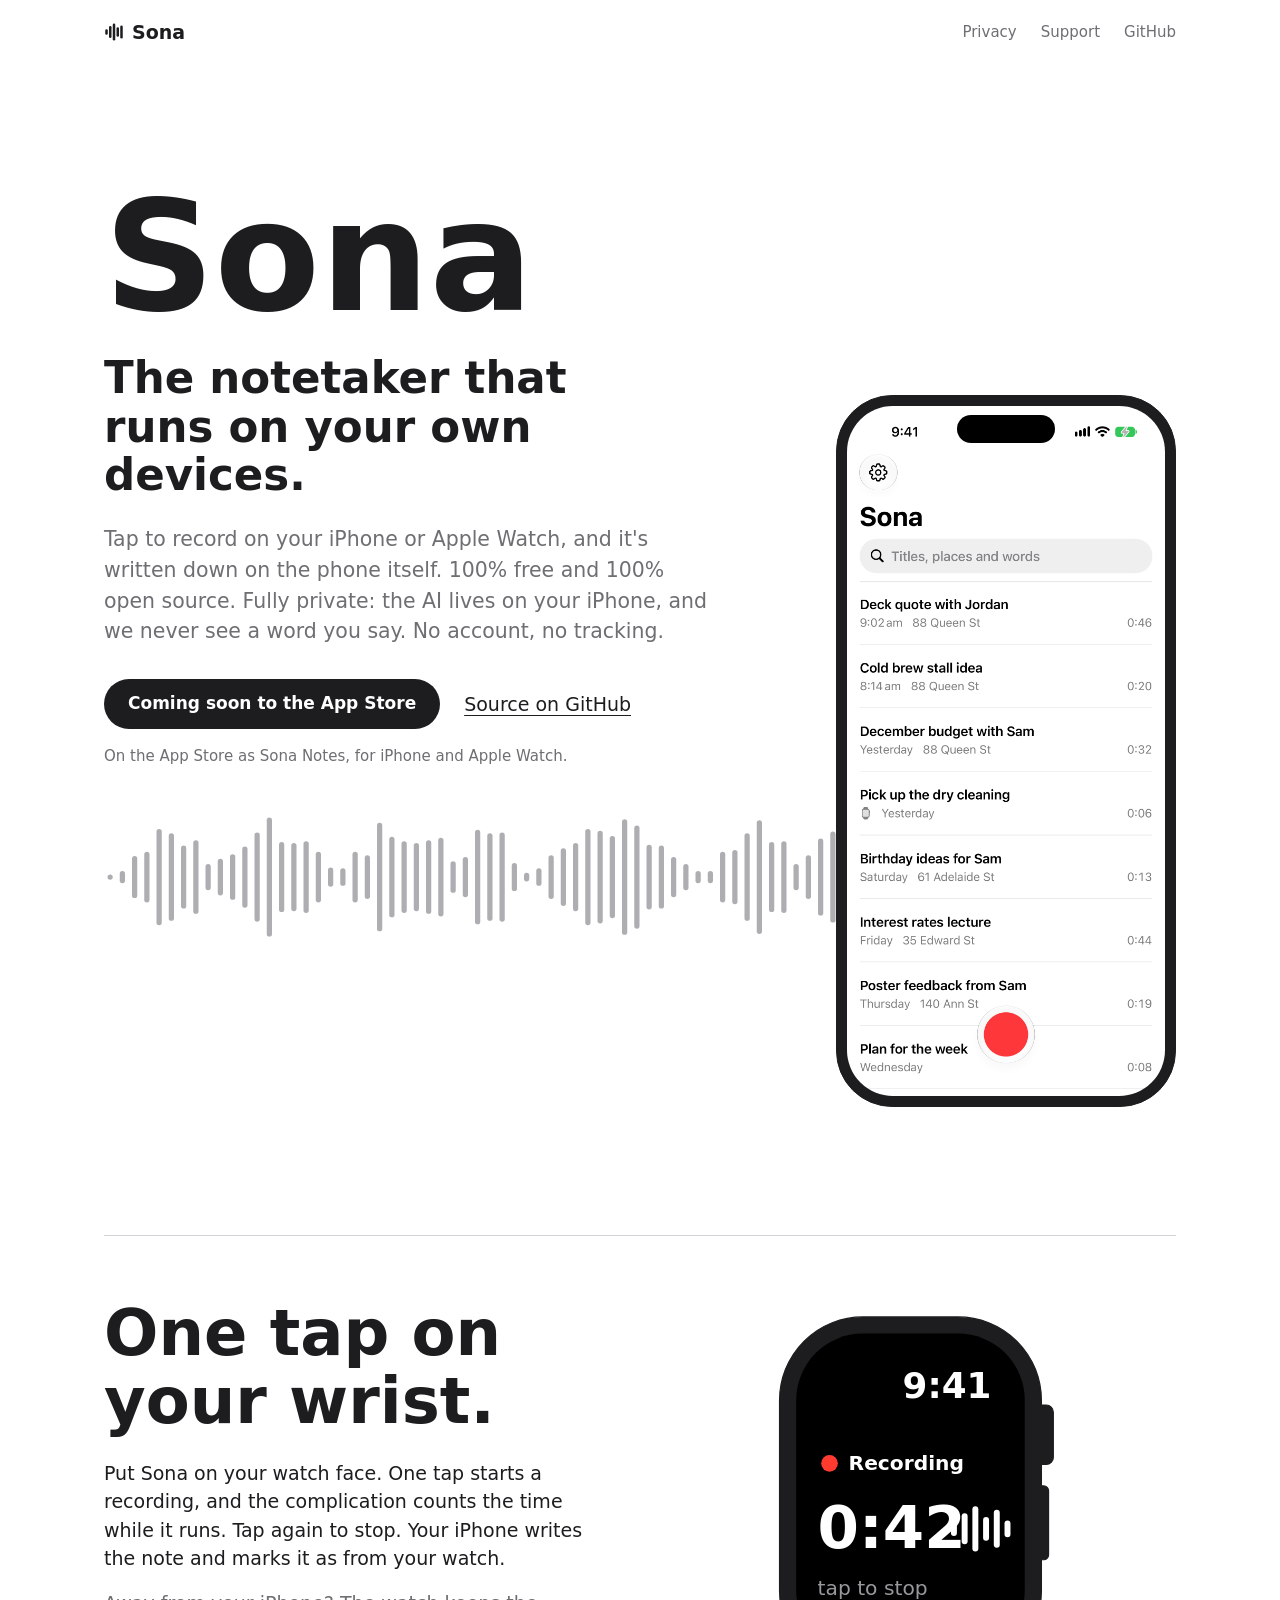
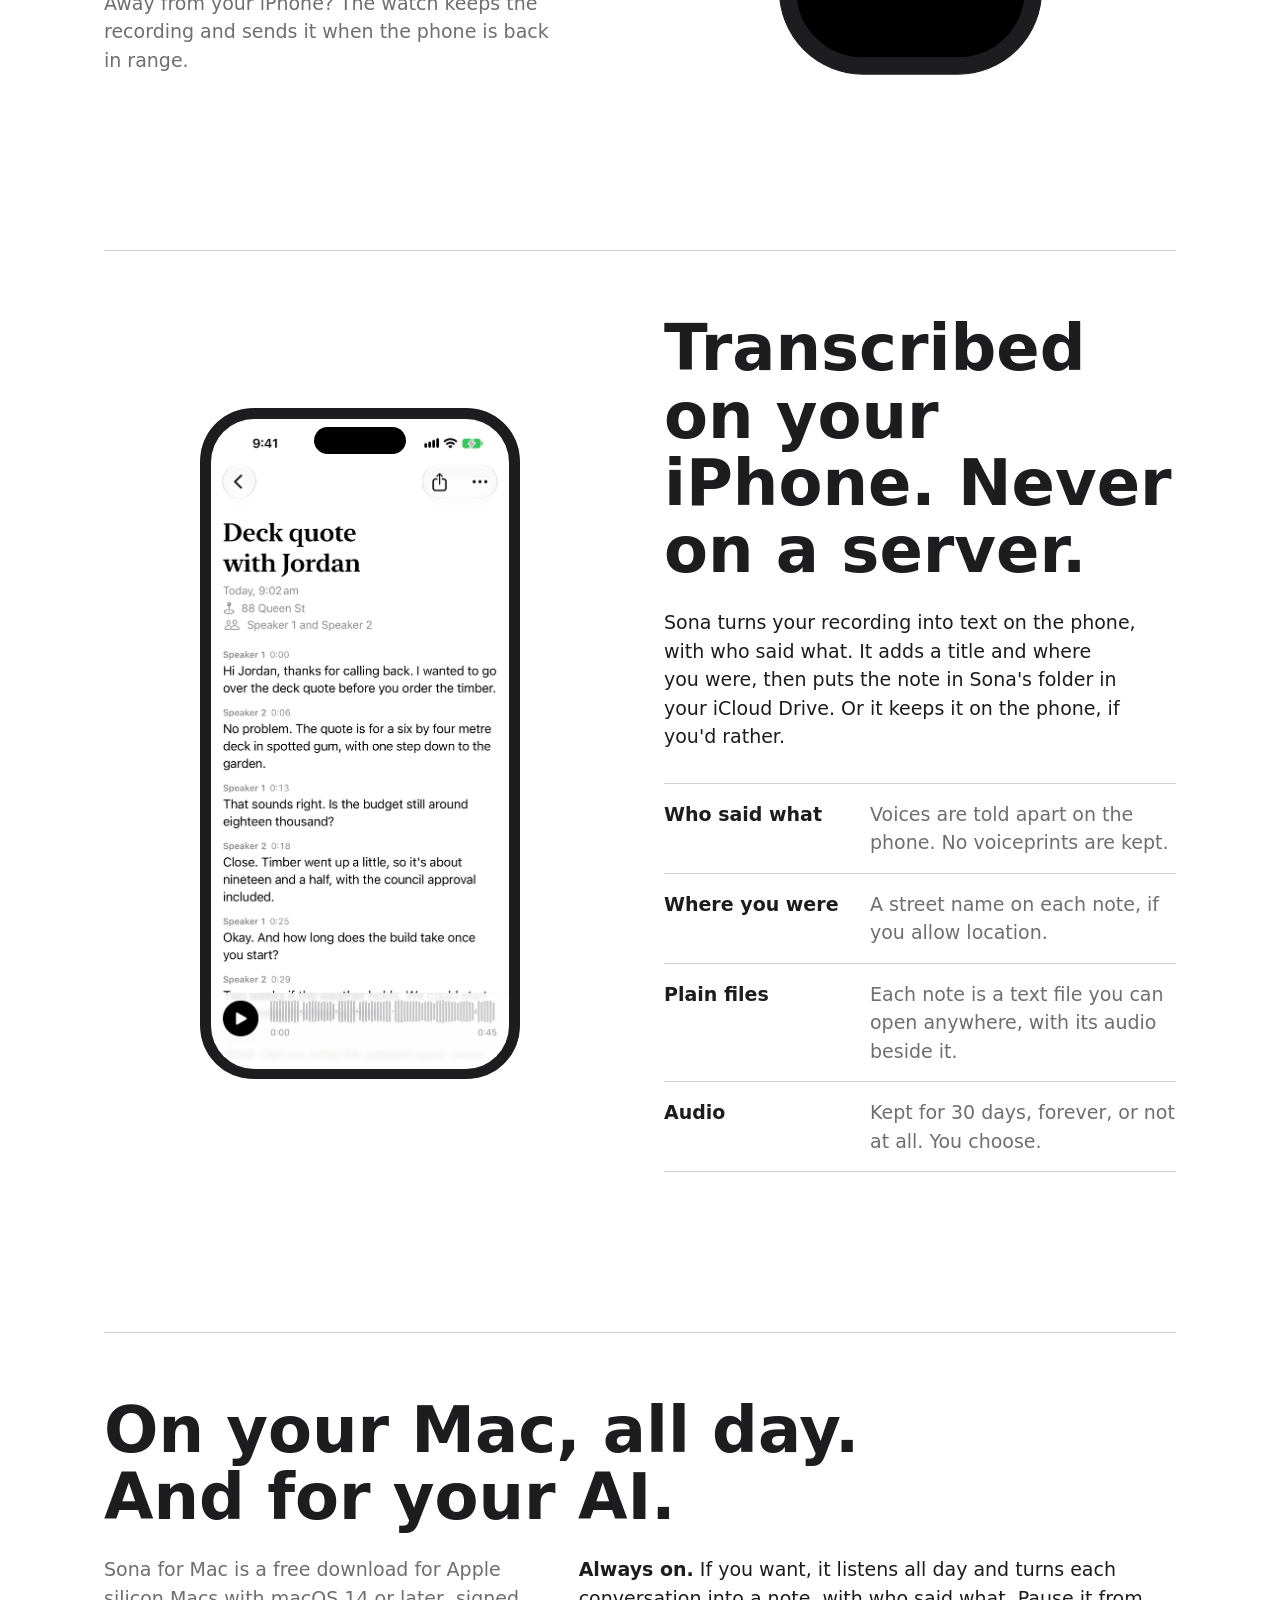
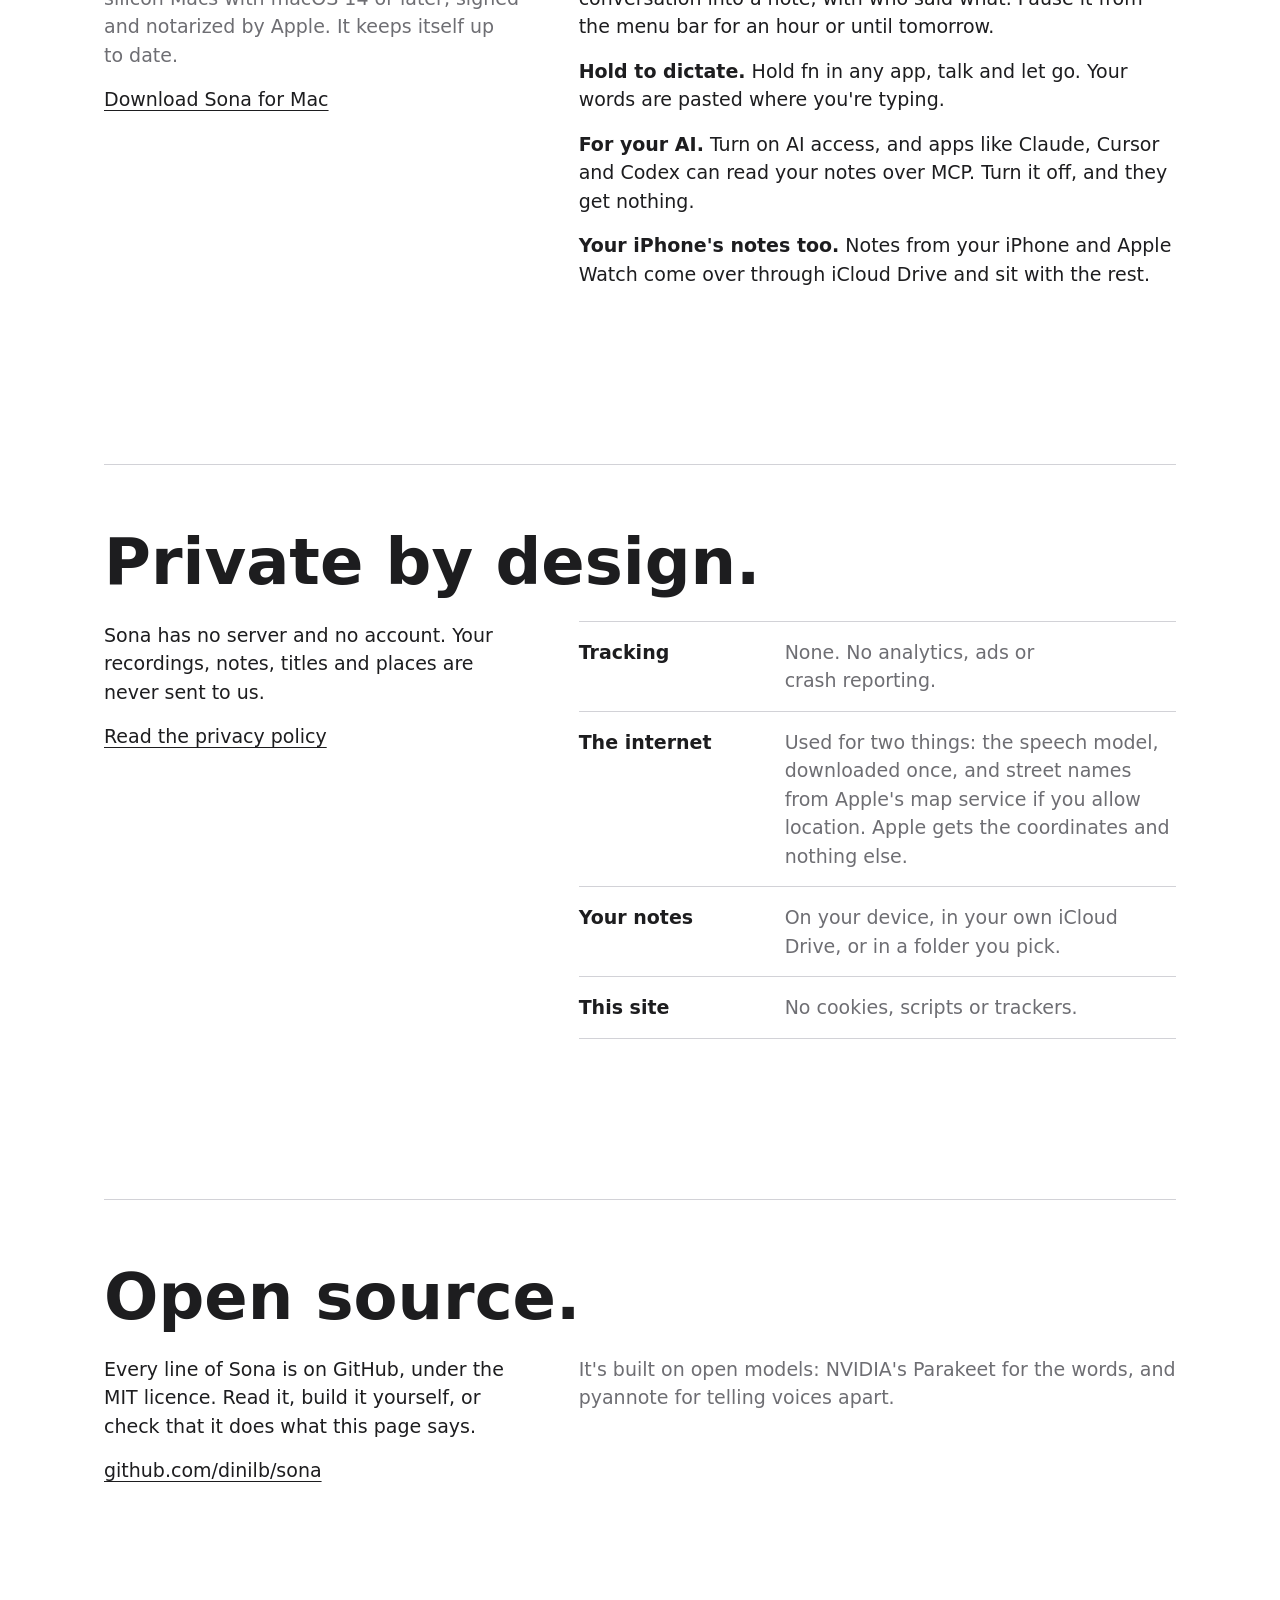
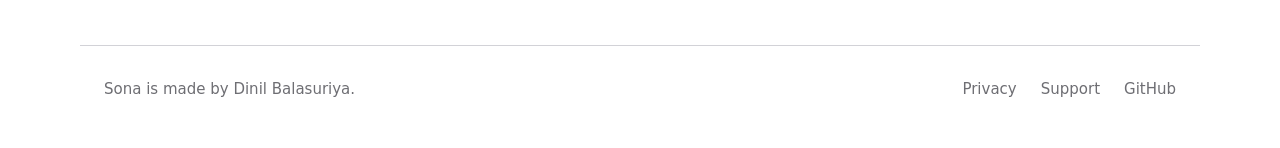
<file: index.html>
<!doctype html>
<html lang="en">
<head>
<meta charset="utf-8">
<meta name="viewport" content="width=device-width, initial-scale=1">
<title>Sona: the notetaker that runs on your own devices</title>
<meta name="description" content="Sona is a free, open-source notetaker for iPhone, Apple Watch and Mac. Tap to record, and it's written down on the device. No account, no server, no tracking.">
<meta name="color-scheme" content="light dark">
<meta name="theme-color" content="#ffffff" media="(prefers-color-scheme: light)">
<meta name="theme-color" content="#000000" media="(prefers-color-scheme: dark)">
<link rel="icon" href="favicon.svg" type="image/svg+xml">
<link rel="apple-touch-icon" href="apple-touch-icon.png">
<link rel="stylesheet" href="style.css">
<!-- Link previews need full URLs. If the site moves (a custom domain), change these four. -->
<link rel="canonical" href="https://dinilb.github.io/sona/">
<meta property="og:url" content="https://dinilb.github.io/sona/">
<meta property="og:image" content="https://dinilb.github.io/sona/img/og.png">
<meta name="twitter:image" content="https://dinilb.github.io/sona/img/og.png">
<meta property="og:type" content="website">
<meta property="og:site_name" content="Sona">
<meta property="og:title" content="Sona: the notetaker that runs on your own devices">
<meta property="og:description" content="Free and open source, for iPhone, Apple Watch and Mac. Tap to record, and it's written down on the device. No account, no server, no tracking.">
<meta property="og:image:width" content="1200">
<meta property="og:image:height" content="630">
<meta property="og:image:alt" content="Sona, the notetaker that runs on your own devices, beside its list of notes on an iPhone.">
<meta name="twitter:card" content="summary_large_image">
</head>
<body>
<a class="skip" href="#main">Skip to content</a>

<header class="wrap top">
  <a class="brand" href="./" aria-label="Sona, home">
    <svg viewBox="0 0 32 32" aria-hidden="true"><g fill="currentColor"><rect x="2" y="11.5" width="4" height="9" rx="2"/><rect x="8" y="6.5" width="4" height="19" rx="2"/><rect x="14" y="2.5" width="4" height="27" rx="2"/><rect x="20" y="8.5" width="4" height="15" rx="2"/><rect x="26" y="5.5" width="4" height="21" rx="2"/></g></svg>
    Sona
  </a>
  <nav class="links" aria-label="Pages">
    <a href="privacy.html">Privacy</a>
    <a href="support.html">Support</a>
    <a href="https://github.com/dinilb/sona">GitHub</a>
  </nav>
</header>

<main id="main">

<section class="wrap hero">
  <div class="hero-copy">
    <h1>Sona</h1>
    <p class="lede">The notetaker that runs on your own devices.</p>
    <p class="sub">Tap to record on your iPhone or Apple Watch, and it's written down on the phone itself. 100% free and 100% open source. Fully private: the AI lives on your iPhone, and we never see a word you say. No account, no tracking.</p>
    <div class="actions">
      <!-- Placeholder until launch: swap for Apple's official "Download on the App Store" badge,
           linking to https://apps.apple.com/app/id6829732693 -->
      <span class="button" aria-disabled="true">Coming soon to the App Store</span>
      <a href="https://github.com/dinilb/sona">Source on GitHub</a>
    </div>
    <p class="note">On the App Store as Sona Notes, for iPhone and Apple Watch.</p>
  </div>
  <div class="hero-visual">
    <svg class="wave" viewBox="0 0 1200 160" preserveAspectRatio="xMidYMid slice" aria-hidden="true">
      <rect x="4" y="77" width="6" height="6" rx="3" style="--i:0"/>
      <rect x="18" y="73" width="6" height="14" rx="3" style="--i:1"/>
      <rect x="32" y="56" width="6" height="48" rx="3" style="--i:2"/>
      <rect x="46" y="51" width="6" height="58" rx="3" style="--i:3"/>
      <rect x="60" y="25" width="6" height="110" rx="3" style="--i:4"/>
      <rect x="74" y="30" width="6" height="100" rx="3" style="--i:5"/>
      <rect x="88" y="44" width="6" height="72" rx="3" style="--i:6"/>
      <rect x="102" y="38" width="6" height="84" rx="3" style="--i:7"/>
      <rect x="116" y="65" width="6" height="30" rx="3" style="--i:8"/>
      <rect x="130" y="59" width="6" height="42" rx="3" style="--i:9"/>
      <rect x="144" y="54" width="6" height="52" rx="3" style="--i:10"/>
      <rect x="158" y="45" width="6" height="70" rx="3" style="--i:11"/>
      <rect x="172" y="29" width="6" height="102" rx="3" style="--i:12"/>
      <rect x="186" y="12" width="6" height="136" rx="3" style="--i:13"/>
      <rect x="200" y="40" width="6" height="80" rx="3" style="--i:14"/>
      <rect x="214" y="41" width="6" height="78" rx="3" style="--i:15"/>
      <rect x="228" y="39" width="6" height="82" rx="3" style="--i:16"/>
      <rect x="242" y="51" width="6" height="58" rx="3" style="--i:17"/>
      <rect x="256" y="69" width="6" height="22" rx="3" style="--i:18"/>
      <rect x="270" y="70" width="6" height="20" rx="3" style="--i:19"/>
      <rect x="284" y="51" width="6" height="58" rx="3" style="--i:20"/>
      <rect x="298" y="55" width="6" height="50" rx="3" style="--i:21"/>
      <rect x="312" y="18" width="6" height="124" rx="3" style="--i:22"/>
      <rect x="326" y="34" width="6" height="92" rx="3" style="--i:23"/>
      <rect x="340" y="39" width="6" height="82" rx="3" style="--i:24"/>
      <rect x="354" y="41" width="6" height="78" rx="3" style="--i:25"/>
      <rect x="368" y="38" width="6" height="84" rx="3" style="--i:26"/>
      <rect x="382" y="35" width="6" height="90" rx="3" style="--i:27"/>
      <rect x="396" y="62" width="6" height="36" rx="3" style="--i:28"/>
      <rect x="410" y="57" width="6" height="46" rx="3" style="--i:29"/>
      <rect x="424" y="26" width="6" height="108" rx="3" style="--i:30"/>
      <rect x="438" y="30" width="6" height="100" rx="3" style="--i:31"/>
      <rect x="452" y="29" width="6" height="102" rx="3" style="--i:32"/>
      <rect x="466" y="64" width="6" height="32" rx="3" style="--i:33"/>
      <rect x="480" y="75" width="6" height="10" rx="3" style="--i:34"/>
      <rect x="494" y="70" width="6" height="20" rx="3" style="--i:35"/>
      <rect x="508" y="55" width="6" height="50" rx="3" style="--i:36"/>
      <rect x="522" y="47" width="6" height="66" rx="3" style="--i:37"/>
      <rect x="536" y="41" width="6" height="78" rx="3" style="--i:38"/>
      <rect x="550" y="25" width="6" height="110" rx="3" style="--i:39"/>
      <rect x="564" y="27" width="6" height="106" rx="3" style="--i:40"/>
      <rect x="578" y="33" width="6" height="94" rx="3" style="--i:41"/>
      <rect x="592" y="14" width="6" height="132" rx="3" style="--i:42"/>
      <rect x="606" y="21" width="6" height="118" rx="3" style="--i:43"/>
      <rect x="620" y="43" width="6" height="74" rx="3" style="--i:44"/>
      <rect x="634" y="44" width="6" height="72" rx="3" style="--i:45"/>
      <rect x="648" y="57" width="6" height="46" rx="3" style="--i:46"/>
      <rect x="662" y="65" width="6" height="30" rx="3" style="--i:47"/>
      <rect x="676" y="73" width="6" height="14" rx="3" style="--i:48"/>
      <rect x="690" y="73" width="6" height="14" rx="3" style="--i:49"/>
      <rect x="704" y="51" width="6" height="58" rx="3" style="--i:50"/>
      <rect x="718" y="49" width="6" height="62" rx="3" style="--i:51"/>
      <rect x="732" y="30" width="6" height="100" rx="3" style="--i:52"/>
      <rect x="746" y="15" width="6" height="130" rx="3" style="--i:53"/>
      <rect x="760" y="40" width="6" height="80" rx="3" style="--i:54"/>
      <rect x="774" y="39" width="6" height="82" rx="3" style="--i:55"/>
      <rect x="788" y="65" width="6" height="30" rx="3" style="--i:56"/>
      <rect x="802" y="55" width="6" height="50" rx="3" style="--i:57"/>
      <rect x="816" y="36" width="6" height="88" rx="3" style="--i:58"/>
      <rect x="830" y="28" width="6" height="104" rx="3" style="--i:59"/>
      <rect x="844" y="11" width="6" height="138" rx="3" style="--i:60"/>
      <rect x="858" y="32" width="6" height="96" rx="3" style="--i:61"/>
      <rect x="872" y="18" width="6" height="124" rx="3" style="--i:62"/>
      <rect x="886" y="28" width="6" height="104" rx="3" style="--i:63"/>
      <rect x="900" y="41" width="6" height="78" rx="3" style="--i:64"/>
      <rect x="914" y="58" width="6" height="44" rx="3" style="--i:65"/>
      <rect x="928" y="68" width="6" height="24" rx="3" style="--i:66"/>
      <rect x="942" y="75" width="6" height="10" rx="3" style="--i:67"/>
      <rect x="956" y="70" width="6" height="20" rx="3" style="--i:68"/>
      <rect x="970" y="55" width="6" height="50" rx="3" style="--i:69"/>
      <rect x="984" y="54" width="6" height="52" rx="3" style="--i:70"/>
      <rect x="998" y="24" width="6" height="112" rx="3" style="--i:71"/>
      <rect x="1012" y="20" width="6" height="120" rx="3" style="--i:72"/>
      <rect x="1026" y="5" width="6" height="150" rx="3" style="--i:73"/>
      <rect x="1040" y="13" width="6" height="134" rx="3" style="--i:74"/>
      <rect x="1054" y="38" width="6" height="84" rx="3" style="--i:75"/>
      <rect x="1068" y="46" width="6" height="68" rx="3" style="--i:76"/>
      <rect x="1082" y="55" width="6" height="50" rx="3" style="--i:77"/>
      <rect x="1096" y="72" width="6" height="16" rx="3" style="--i:78"/>
      <rect x="1110" y="58" width="6" height="44" rx="3" style="--i:79"/>
      <rect x="1124" y="43" width="6" height="74" rx="3" style="--i:80"/>
      <rect x="1138" y="40" width="6" height="80" rx="3" style="--i:81"/>
      <rect x="1152" y="46" width="6" height="68" rx="3" style="--i:82"/>
      <rect x="1166" y="54" width="6" height="52" rx="3" style="--i:83"/>
      <rect x="1180" y="76" width="6" height="8" rx="3" style="--i:84"/>
      <rect x="1194" y="77" width="6" height="6" rx="3" style="--i:85"/>
    </svg>
    <figure class="device">
      <img src="img/screen-home.png" width="1206" height="2622" alt="Sona on an iPhone: a list of notes, each with a title, a time, where it was recorded and how long it is.">
    </figure>
  </div>
</section>

<section class="section" id="watch" aria-labelledby="watch-title">
  <div class="wrap">
    <div class="rule split">
      <div class="copy">
        <h2 id="watch-title">One tap on your wrist.</h2>
        <p>Put Sona on your watch face. One tap starts a recording, and the complication counts the time while it runs. Tap again to stop. Your iPhone writes the note and marks it as from your watch.</p>
        <p class="muted">Away from your iPhone? The watch keeps the recording and sends it when the phone is back in range.</p>
      </div>
      <div class="art">
        <svg class="watch" viewBox="0 0 252 320" role="img" aria-label="An Apple Watch face with Sona recording: a red dot, the running time and tap to stop.">
          <rect class="crown" x="222" y="84" width="16" height="50" rx="6"/>
          <rect class="crown" x="224" y="152" width="10" height="62" rx="4"/>
          <rect class="case" x="8" y="10" width="220" height="300" rx="70"/>
          <rect class="screen" x="22" y="24" width="192" height="272" rx="56"/>
          <text class="face-time" x="186" y="78" text-anchor="end">9:41</text>
          <circle class="rec" cx="50" cy="133" r="7"/>
          <text class="face-label" x="66" y="139">Recording</text>
          <text class="face-timer" x="40" y="204">0:42</text>
          <g class="face-wave">
            <rect x="152" y="182" width="5" height="12" rx="2.5"/>
            <rect x="161" y="175" width="5" height="26" rx="2.5"/>
            <rect x="170" y="169" width="5" height="38" rx="2.5"/>
            <rect x="179" y="178" width="5" height="20" rx="2.5"/>
            <rect x="188" y="172" width="5" height="32" rx="2.5"/>
            <rect x="197" y="181" width="5" height="14" rx="2.5"/>
          </g>
          <text class="face-hint" x="40" y="244">tap to stop</text>
        </svg>
      </div>
    </div>
  </div>
</section>

<section class="section" id="iphone" aria-labelledby="iphone-title">
  <div class="wrap">
    <div class="rule split">
      <div class="art">
        <figure class="device">
          <img src="img/screen-note.png" width="1206" height="2622" loading="lazy" alt="A note in Sona: its title, when and where it was recorded, and what each speaker said.">
        </figure>
      </div>
      <div class="copy">
        <h2 id="iphone-title">Transcribed on your iPhone. Never on a server.</h2>
        <p>Sona turns your recording into text on the phone, with who said what. It adds a title and where you were, then puts the note in Sona's folder in your iCloud Drive. Or it keeps it on the phone, if you'd rather.</p>
        <dl class="rows">
          <div><dt>Who said what</dt><dd>Voices are told apart on the phone. No voiceprints are kept.</dd></div>
          <div><dt>Where you were</dt><dd>A street name on each note, if you allow location.</dd></div>
          <div><dt>Plain files</dt><dd>Each note is a text file you can open anywhere, with its audio beside it.</dd></div>
          <div><dt>Audio</dt><dd>Kept for 30 days, forever, or not at all. You choose.</dd></div>
        </dl>
      </div>
    </div>
  </div>
</section>

<section class="section" id="mac" aria-labelledby="mac-title">
  <div class="wrap">
    <div class="rule">
      <h2 id="mac-title">On your Mac, all day.<br>And for your AI.</h2>
      <div class="cols">
        <div>
          <p class="muted">Sona for Mac is a free download for Apple silicon Macs with macOS 14 or later, signed and notarized by Apple. It keeps itself up to date.</p>
          <p><a href="https://github.com/dinilb/sona/releases/latest">Download Sona for Mac</a></p>
        </div>
        <div>
          <p><strong>Always on.</strong> If you want, it listens all day and turns each conversation into a note, with who said what. Pause it from the menu bar for an hour or until tomorrow.</p>
          <p><strong>Hold to dictate.</strong> Hold fn in any app, talk and let go. Your words are pasted where you're typing.</p>
          <p><strong>For your AI.</strong> Turn on AI access, and apps like Claude, Cursor and Codex can read your notes over MCP. Turn it off, and they get nothing.</p>
          <p><strong>Your iPhone's notes too.</strong> Notes from your iPhone and Apple Watch come over through iCloud Drive and sit with the rest.</p>
        </div>
      </div>
    </div>
  </div>
</section>

<section class="section" id="privacy" aria-labelledby="privacy-title">
  <div class="wrap">
    <div class="rule">
      <h2 id="privacy-title">Private by design.</h2>
      <div class="cols">
        <div>
          <p>Sona has no server and no account. Your recordings, notes, titles and places are never sent to us.</p>
          <p><a href="privacy.html">Read the privacy policy</a></p>
        </div>
        <dl class="rows">
          <div><dt>Tracking</dt><dd>None. No analytics, ads or crash reporting.</dd></div>
          <div><dt>The internet</dt><dd>Used for two things: the speech model, downloaded once, and street names from Apple's map service if you allow location. Apple gets the coordinates and nothing else.</dd></div>
          <div><dt>Your notes</dt><dd>On your device, in your own iCloud Drive, or in a folder you pick.</dd></div>
          <div><dt>This site</dt><dd>No cookies, scripts or trackers.</dd></div>
        </dl>
      </div>
    </div>
  </div>
</section>

<section class="section" id="source" aria-labelledby="source-title">
  <div class="wrap">
    <div class="rule">
      <h2 id="source-title">Open source.</h2>
      <div class="cols">
        <div>
          <p>Every line of Sona is on GitHub, under the MIT licence. Read it, build it yourself, or check that it does what this page says.</p>
          <p><a href="https://github.com/dinilb/sona">github.com/dinilb/sona</a></p>
        </div>
        <div>
          <p class="muted">It's built on open models: NVIDIA's Parakeet for the words, and pyannote for telling voices apart.</p>
        </div>
      </div>
    </div>
  </div>
</section>

</main>

<footer class="foot">
  <div class="wrap">
    <p>Sona is made by Dinil Balasuriya.</p>
    <nav class="links" aria-label="Footer">
      <a href="privacy.html">Privacy</a>
      <a href="support.html">Support</a>
      <a href="https://github.com/dinilb/sona">GitHub</a>
    </nav>
  </div>
</footer>
</body>
</html>
</file>
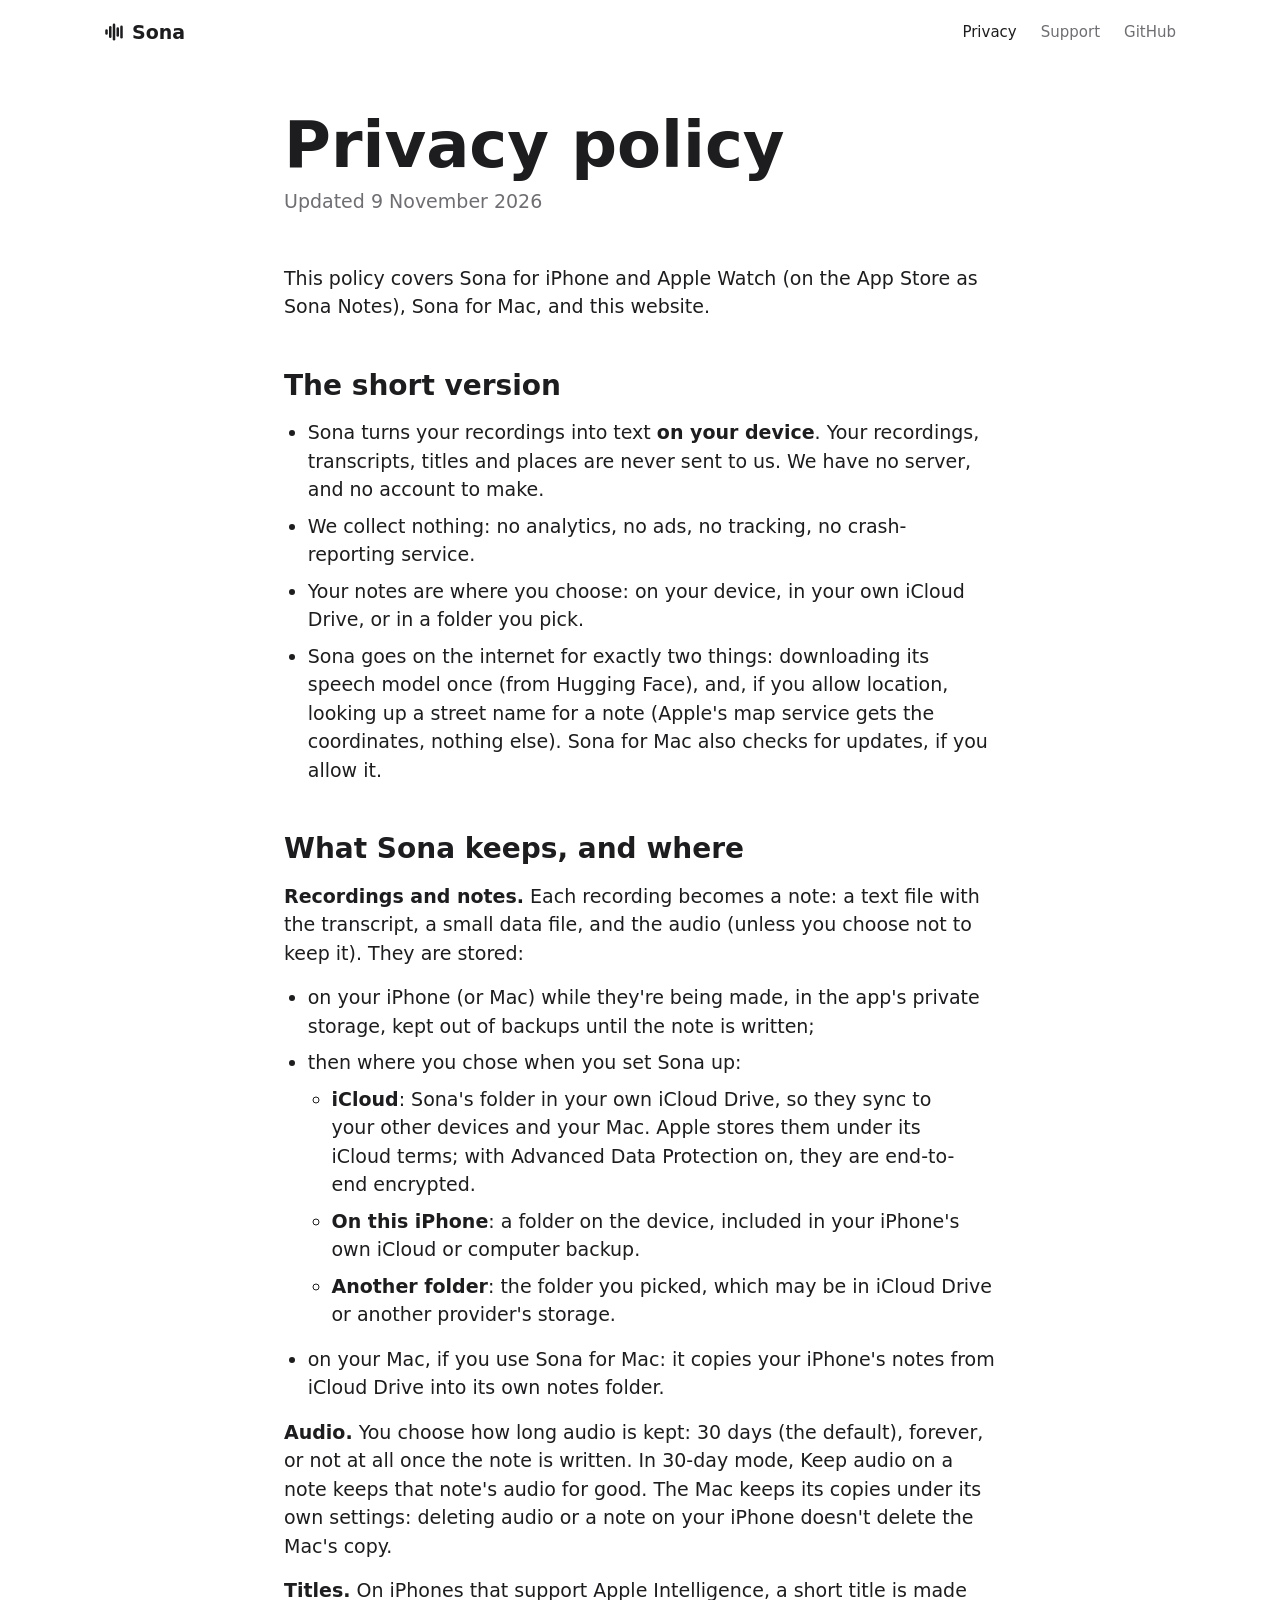
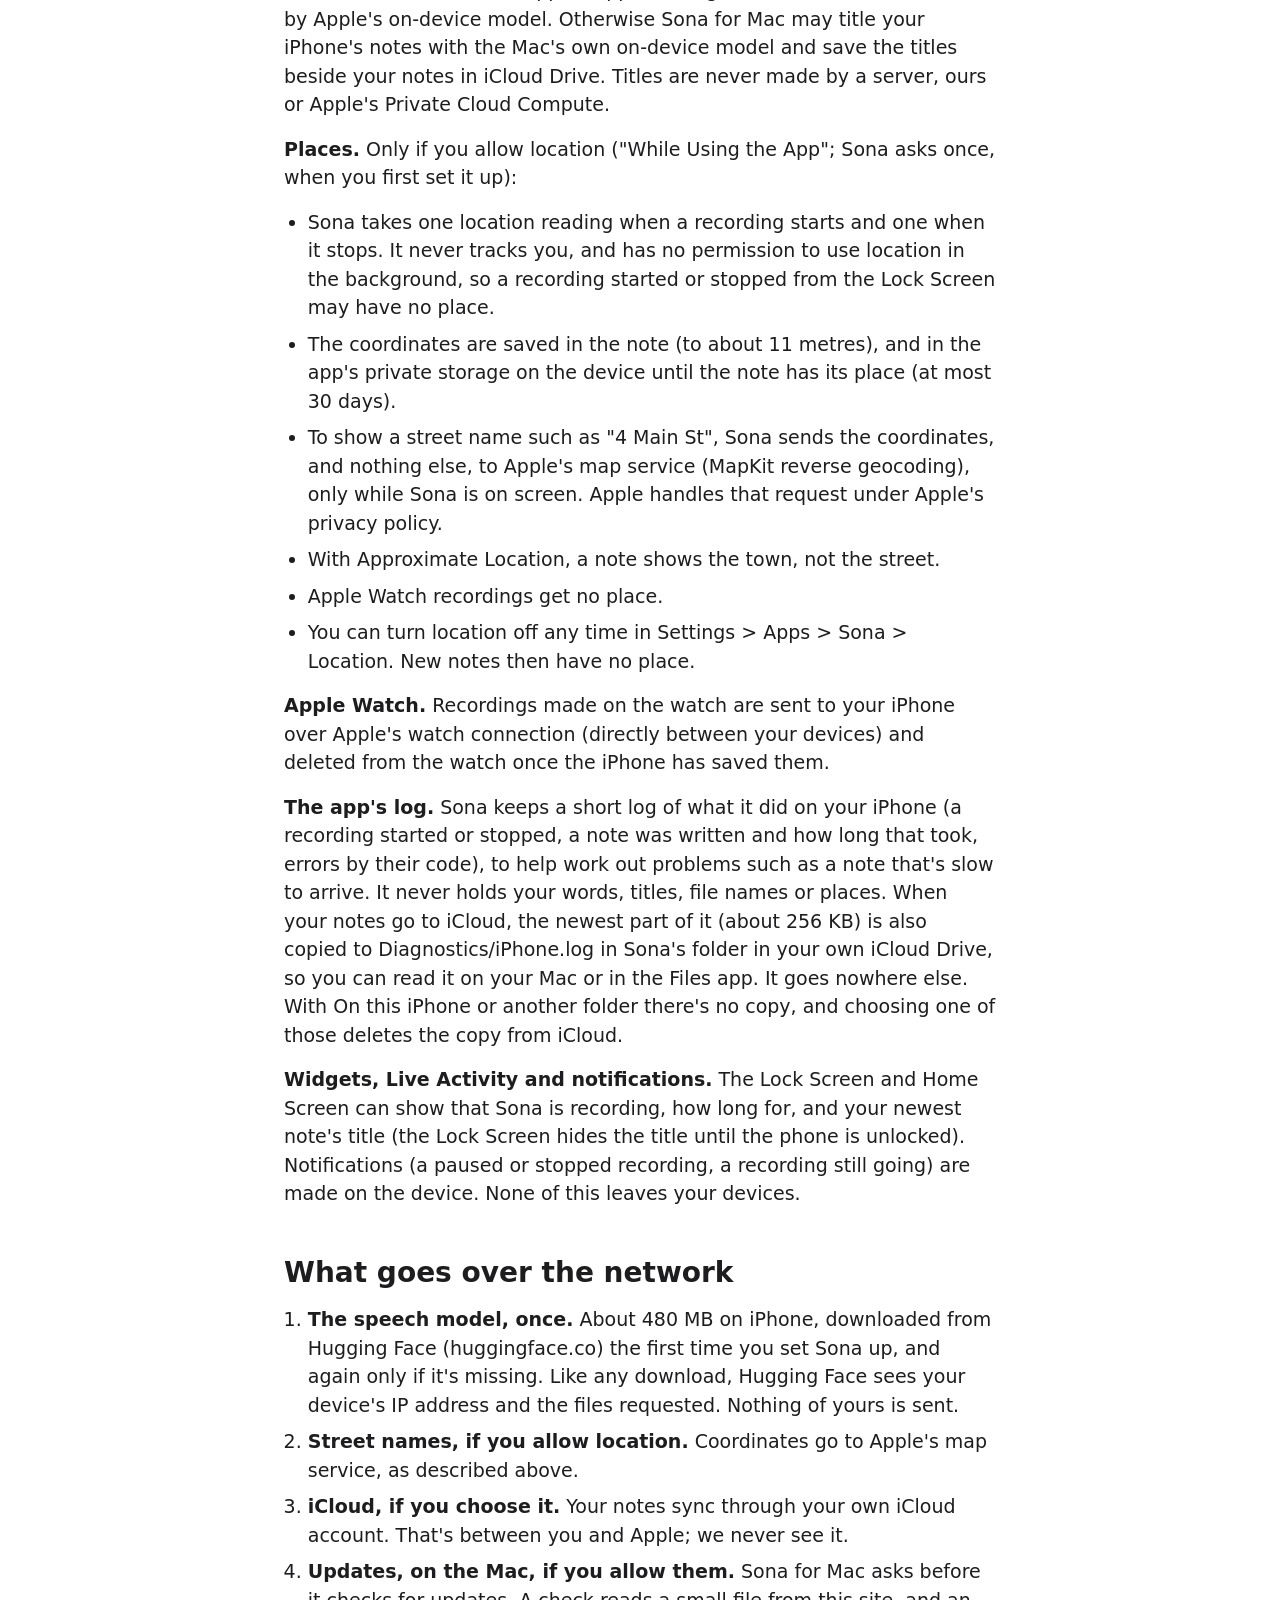
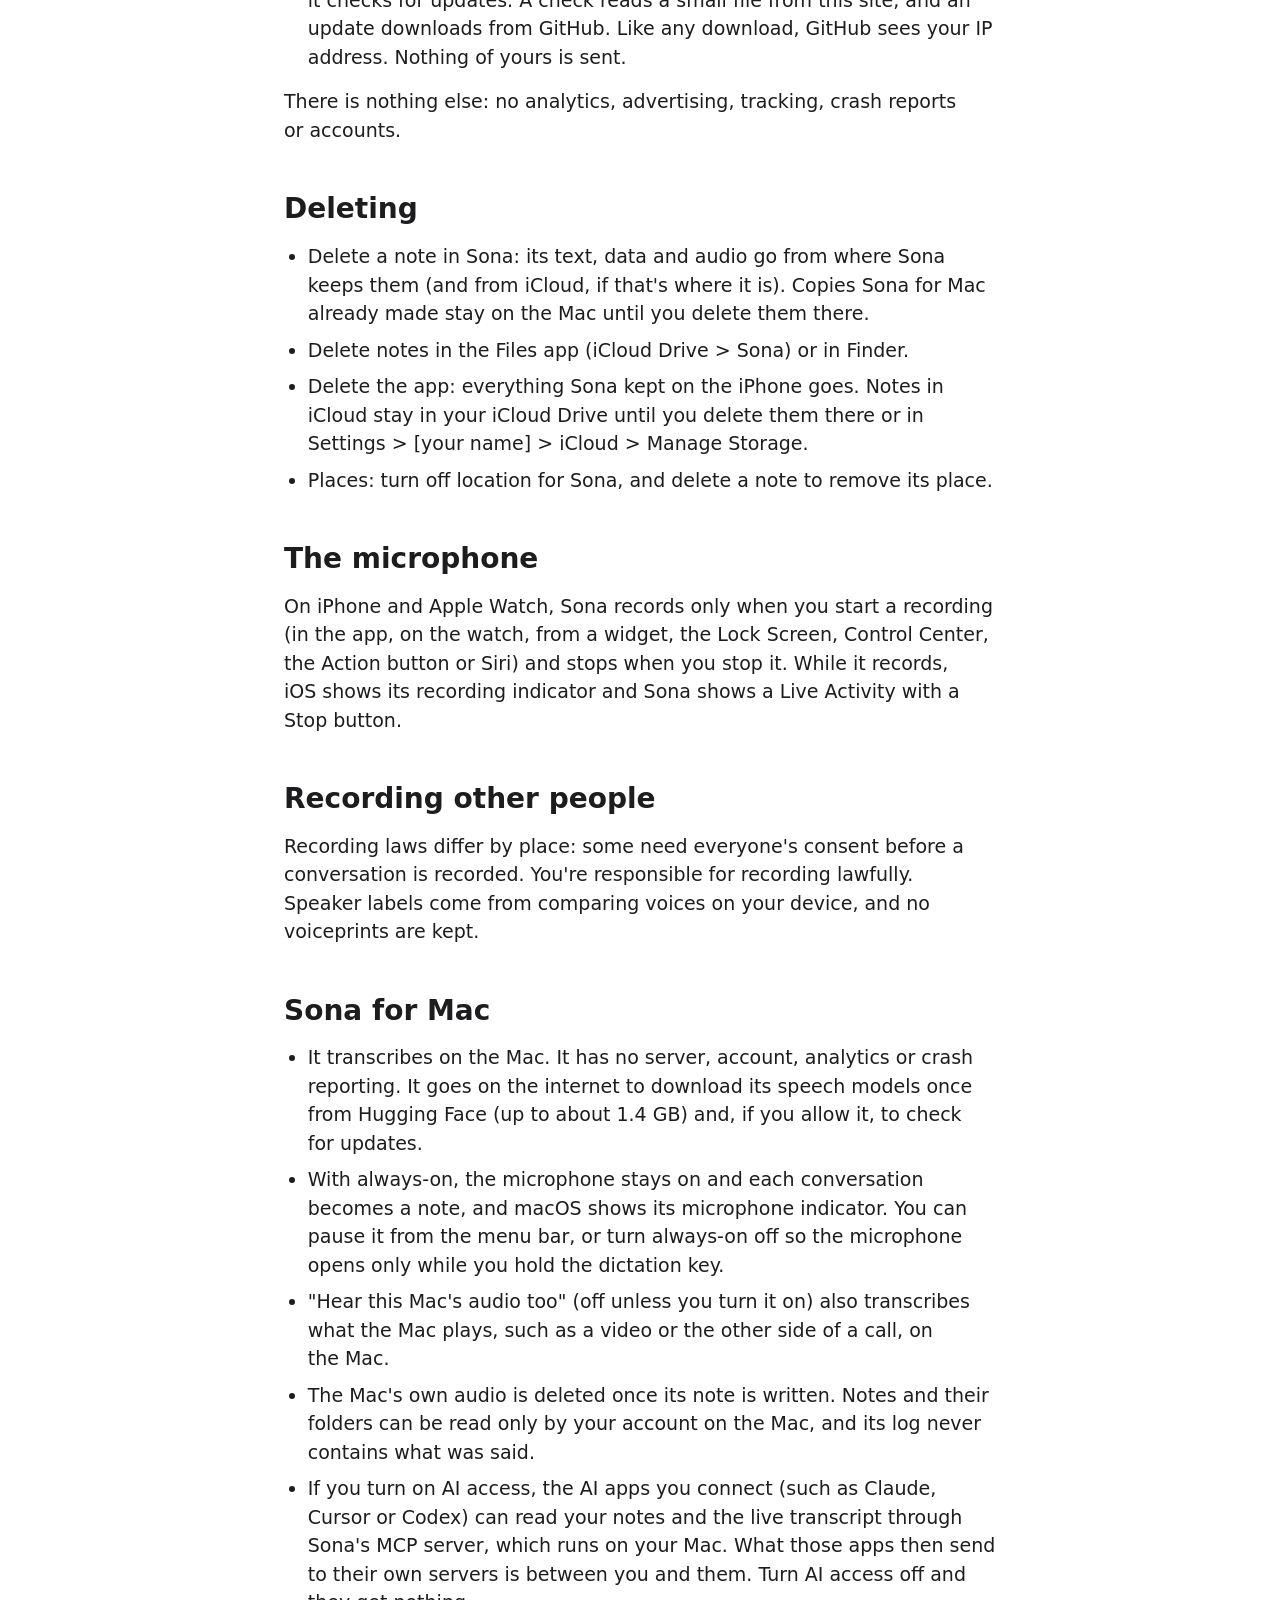
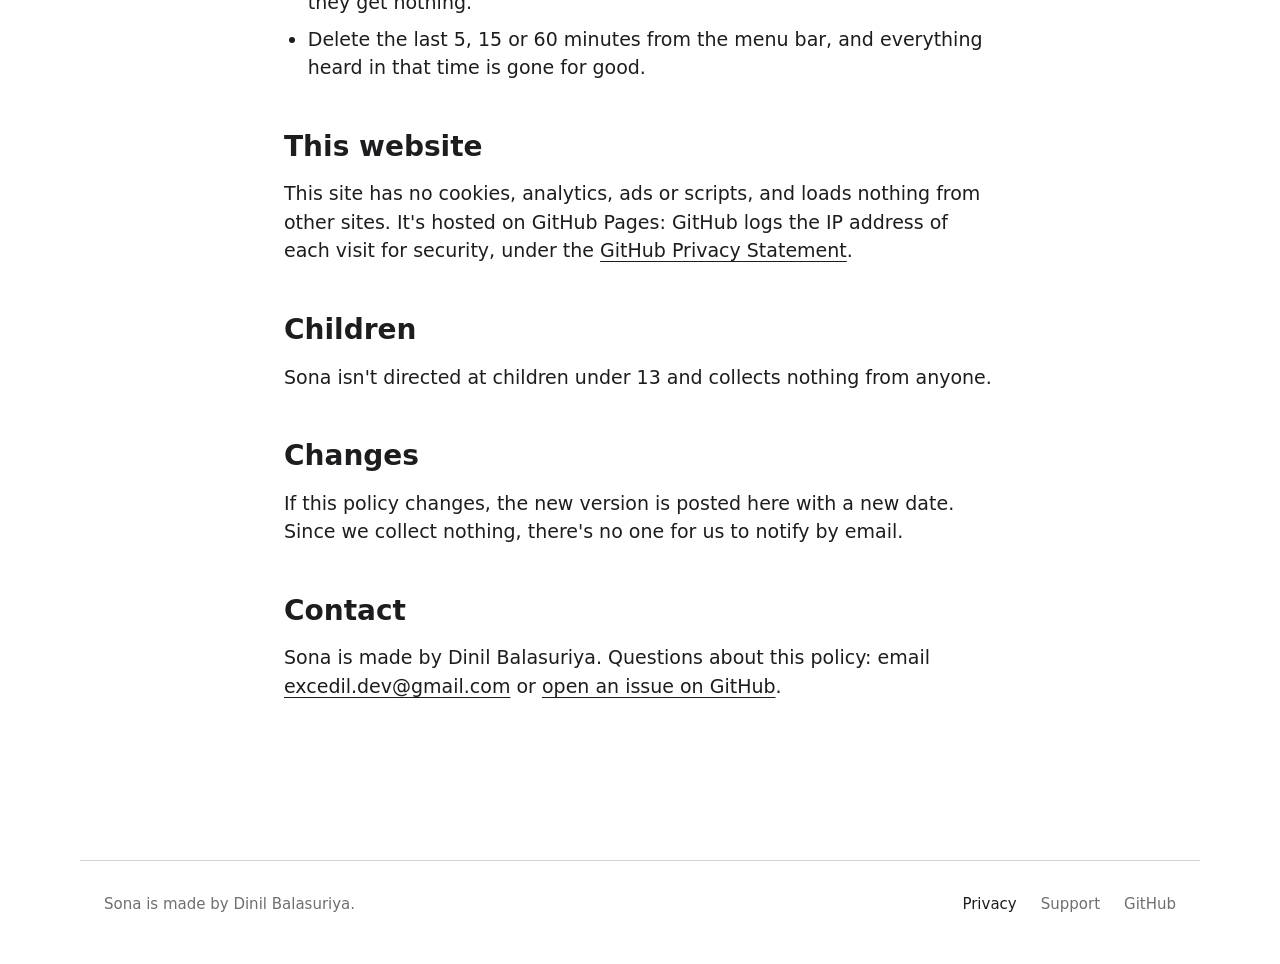
<file: privacy.html>
<!doctype html>
<html lang="en">
<head>
<meta charset="utf-8">
<meta name="viewport" content="width=device-width, initial-scale=1">
<title>Privacy policy: Sona</title>
<meta name="description" content="Sona's privacy policy. Sona turns your recordings into text on your device. We have no server, no account and collect nothing.">
<meta name="color-scheme" content="light dark">
<meta name="theme-color" content="#ffffff" media="(prefers-color-scheme: light)">
<meta name="theme-color" content="#000000" media="(prefers-color-scheme: dark)">
<link rel="icon" href="favicon.svg" type="image/svg+xml">
<link rel="apple-touch-icon" href="apple-touch-icon.png">
<link rel="stylesheet" href="style.css">
<!-- Full URLs for link previews. If the site moves (a custom domain), change these. -->
<link rel="canonical" href="https://dinilb.github.io/sona/privacy.html">
<meta property="og:url" content="https://dinilb.github.io/sona/privacy.html">
<meta property="og:image" content="https://dinilb.github.io/sona/img/og.png">
<meta property="og:type" content="website">
<meta property="og:site_name" content="Sona">
<meta property="og:title" content="Sona privacy policy">
<meta property="og:description" content="Sona turns your recordings into text on your device. We have no server, no account and collect nothing.">
<meta name="twitter:card" content="summary_large_image">
</head>
<body>
<a class="skip" href="#main">Skip to content</a>

<header class="wrap top">
  <a class="brand" href="./" aria-label="Sona, home">
    <svg viewBox="0 0 32 32" aria-hidden="true"><g fill="currentColor"><rect x="2" y="11.5" width="4" height="9" rx="2"/><rect x="8" y="6.5" width="4" height="19" rx="2"/><rect x="14" y="2.5" width="4" height="27" rx="2"/><rect x="20" y="8.5" width="4" height="15" rx="2"/><rect x="26" y="5.5" width="4" height="21" rx="2"/></g></svg>
    Sona
  </a>
  <nav class="links" aria-label="Pages">
    <a href="privacy.html" aria-current="page">Privacy</a>
    <a href="support.html">Support</a>
    <a href="https://github.com/dinilb/sona">GitHub</a>
  </nav>
</header>

<main id="main" class="wrap prose">
  <h1>Privacy policy</h1>
  <p class="updated">Updated 9 November 2026</p>

  <p>This policy covers Sona for iPhone and Apple Watch (on the App Store as Sona Notes), Sona for Mac, and this website.</p>

  <h2>The short version</h2>
  <ul>
    <li>Sona turns your recordings into text <strong>on your device</strong>. Your recordings, transcripts, titles and places are never sent to us. We have no server, and no account to make.</li>
    <li>We collect nothing: no analytics, no ads, no tracking, no crash-reporting service.</li>
    <li>Your notes are where you choose: on your device, in your own iCloud Drive, or in a folder you pick.</li>
    <li>Sona goes on the internet for exactly two things: downloading its speech model once (from Hugging Face), and, if you allow location, looking up a street name for a note (Apple's map service gets the coordinates, nothing else). Sona for Mac also checks for updates, if you allow it.</li>
  </ul>

  <h2>What Sona keeps, and where</h2>
  <p><strong>Recordings and notes.</strong> Each recording becomes a note: a text file with the transcript, a small data file, and the audio (unless you choose not to keep it). They are stored:</p>
  <ul>
    <li>on your iPhone (or Mac) while they're being made, in the app's private storage, kept out of backups until the note is written;</li>
    <li>then where you chose when you set Sona up:
      <ul>
        <li><strong>iCloud</strong>: Sona's folder in your own iCloud Drive, so they sync to your other devices and your Mac. Apple stores them under its iCloud terms; with Advanced Data Protection on, they are end-to-end encrypted.</li>
        <li><strong>On this iPhone</strong>: a folder on the device, included in your iPhone's own iCloud or computer backup.</li>
        <li><strong>Another folder</strong>: the folder you picked, which may be in iCloud Drive or another provider's storage.</li>
      </ul>
    </li>
    <li>on your Mac, if you use Sona for Mac: it copies your iPhone's notes from iCloud Drive into its own notes folder.</li>
  </ul>
  <p><strong>Audio.</strong> You choose how long audio is kept: 30 days (the default), forever, or not at all once the note is written. In 30-day mode, Keep audio on a note keeps that note's audio for good. The Mac keeps its copies under its own settings: deleting audio or a note on your iPhone doesn't delete the Mac's copy.</p>
  <p><strong>Titles.</strong> On iPhones that support Apple Intelligence, a short title is made by Apple's on-device model. Otherwise Sona for Mac may title your iPhone's notes with the Mac's own on-device model and save the titles beside your notes in iCloud Drive. Titles are never made by a server, ours or Apple's Private Cloud Compute.</p>
  <p><strong>Places.</strong> Only if you allow location ("While Using the App"; Sona asks once, when you first set it up):</p>
  <ul>
    <li>Sona takes one location reading when a recording starts and one when it stops. It never tracks you, and has no permission to use location in the background, so a recording started or stopped from the Lock Screen may have no place.</li>
    <li>The coordinates are saved in the note (to about 11 metres), and in the app's private storage on the device until the note has its place (at most 30 days).</li>
    <li>To show a street name such as "4 Main St", Sona sends the coordinates, and nothing else, to Apple's map service (MapKit reverse geocoding), only while Sona is on screen. Apple handles that request under Apple's privacy policy.</li>
    <li>With Approximate Location, a note shows the town, not the street.</li>
    <li>Apple Watch recordings get no place.</li>
    <li>You can turn location off any time in Settings &gt; Apps &gt; Sona &gt; Location. New notes then have no place.</li>
  </ul>
  <p><strong>Apple Watch.</strong> Recordings made on the watch are sent to your iPhone over Apple's watch connection (directly between your devices) and deleted from the watch once the iPhone has saved them.</p>
  <p><strong>The app's log.</strong> Sona keeps a short log of what it did on your iPhone (a recording started or stopped, a note was written and how long that took, errors by their code), to help work out problems such as a note that's slow to arrive. It never holds your words, titles, file names or places. When your notes go to iCloud, the newest part of it (about 256 KB) is also copied to Diagnostics/iPhone.log in Sona's folder in your own iCloud Drive, so you can read it on your Mac or in the Files app. It goes nowhere else. With On this iPhone or another folder there's no copy, and choosing one of those deletes the copy from iCloud.</p>
  <p><strong>Widgets, Live Activity and notifications.</strong> The Lock Screen and Home Screen can show that Sona is recording, how long for, and your newest note's title (the Lock Screen hides the title until the phone is unlocked). Notifications (a paused or stopped recording, a recording still going) are made on the device. None of this leaves your devices.</p>

  <h2>What goes over the network</h2>
  <ol>
    <li><strong>The speech model, once.</strong> About 480 MB on iPhone, downloaded from Hugging Face (huggingface.co) the first time you set Sona up, and again only if it's missing. Like any download, Hugging Face sees your device's IP address and the files requested. Nothing of yours is sent.</li>
    <li><strong>Street names, if you allow location.</strong> Coordinates go to Apple's map service, as described above.</li>
    <li><strong>iCloud, if you choose it.</strong> Your notes sync through your own iCloud account. That's between you and Apple; we never see it.</li>
    <li><strong>Updates, on the Mac, if you allow them.</strong> Sona for Mac asks before it checks for updates. A check reads a small file from this site, and an update downloads from GitHub. Like any download, GitHub sees your IP address. Nothing of yours is sent.</li>
  </ol>
  <p>There is nothing else: no analytics, advertising, tracking, crash reports or accounts.</p>

  <h2>Deleting</h2>
  <ul>
    <li>Delete a note in Sona: its text, data and audio go from where Sona keeps them (and from iCloud, if that's where it is). Copies Sona for Mac already made stay on the Mac until you delete them there.</li>
    <li>Delete notes in the Files app (iCloud Drive &gt; Sona) or in Finder.</li>
    <li>Delete the app: everything Sona kept on the iPhone goes. Notes in iCloud stay in your iCloud Drive until you delete them there or in Settings &gt; [your name] &gt; iCloud &gt; Manage Storage.</li>
    <li>Places: turn off location for Sona, and delete a note to remove its place.</li>
  </ul>

  <h2>The microphone</h2>
  <p>On iPhone and Apple Watch, Sona records only when you start a recording (in the app, on the watch, from a widget, the Lock Screen, Control Center, the Action button or Siri) and stops when you stop it. While it records, iOS shows its recording indicator and Sona shows a Live Activity with a Stop button.</p>

  <h2>Recording other people</h2>
  <p>Recording laws differ by place: some need everyone's consent before a conversation is recorded. You're responsible for recording lawfully. Speaker labels come from comparing voices on your device, and no voiceprints are kept.</p>

  <h2>Sona for Mac</h2>
  <ul>
    <li>It transcribes on the Mac. It has no server, account, analytics or crash reporting. It goes on the internet to download its speech models once from Hugging Face (up to about 1.4 GB) and, if you allow it, to check for updates.</li>
    <li>With always-on, the microphone stays on and each conversation becomes a note, and macOS shows its microphone indicator. You can pause it from the menu bar, or turn always-on off so the microphone opens only while you hold the dictation key.</li>
    <li>"Hear this Mac's audio too" (off unless you turn it on) also transcribes what the Mac plays, such as a video or the other side of a call, on the Mac.</li>
    <li>The Mac's own audio is deleted once its note is written. Notes and their folders can be read only by your account on the Mac, and its log never contains what was said.</li>
    <li>If you turn on AI access, the AI apps you connect (such as Claude, Cursor or Codex) can read your notes and the live transcript through Sona's MCP server, which runs on your Mac. What those apps then send to their own servers is between you and them. Turn AI access off and they get nothing.</li>
    <li>Delete the last 5, 15 or 60 minutes from the menu bar, and everything heard in that time is gone for good.</li>
  </ul>

  <h2>This website</h2>
  <p>This site has no cookies, analytics, ads or scripts, and loads nothing from other sites. It's hosted on GitHub Pages: GitHub logs the IP address of each visit for security, under the <a href="https://docs.github.com/en/site-policy/privacy-policies/github-general-privacy-statement">GitHub Privacy Statement</a>.</p>

  <h2>Children</h2>
  <p>Sona isn't directed at children under 13 and collects nothing from anyone.</p>

  <h2>Changes</h2>
  <p>If this policy changes, the new version is posted here with a new date. Since we collect nothing, there's no one for us to notify by email.</p>

  <h2>Contact</h2>
  <p>Sona is made by Dinil Balasuriya. Questions about this policy: email <a href="mailto:excedil.dev@gmail.com">excedil.dev@gmail.com</a> or <a href="https://github.com/dinilb/sona/issues">open an issue on GitHub</a>.</p>
</main>

<footer class="foot">
  <div class="wrap">
    <p>Sona is made by Dinil Balasuriya.</p>
    <nav class="links" aria-label="Footer">
      <a href="privacy.html" aria-current="page">Privacy</a>
      <a href="support.html">Support</a>
      <a href="https://github.com/dinilb/sona">GitHub</a>
    </nav>
  </div>
</footer>
</body>
</html>
</file>
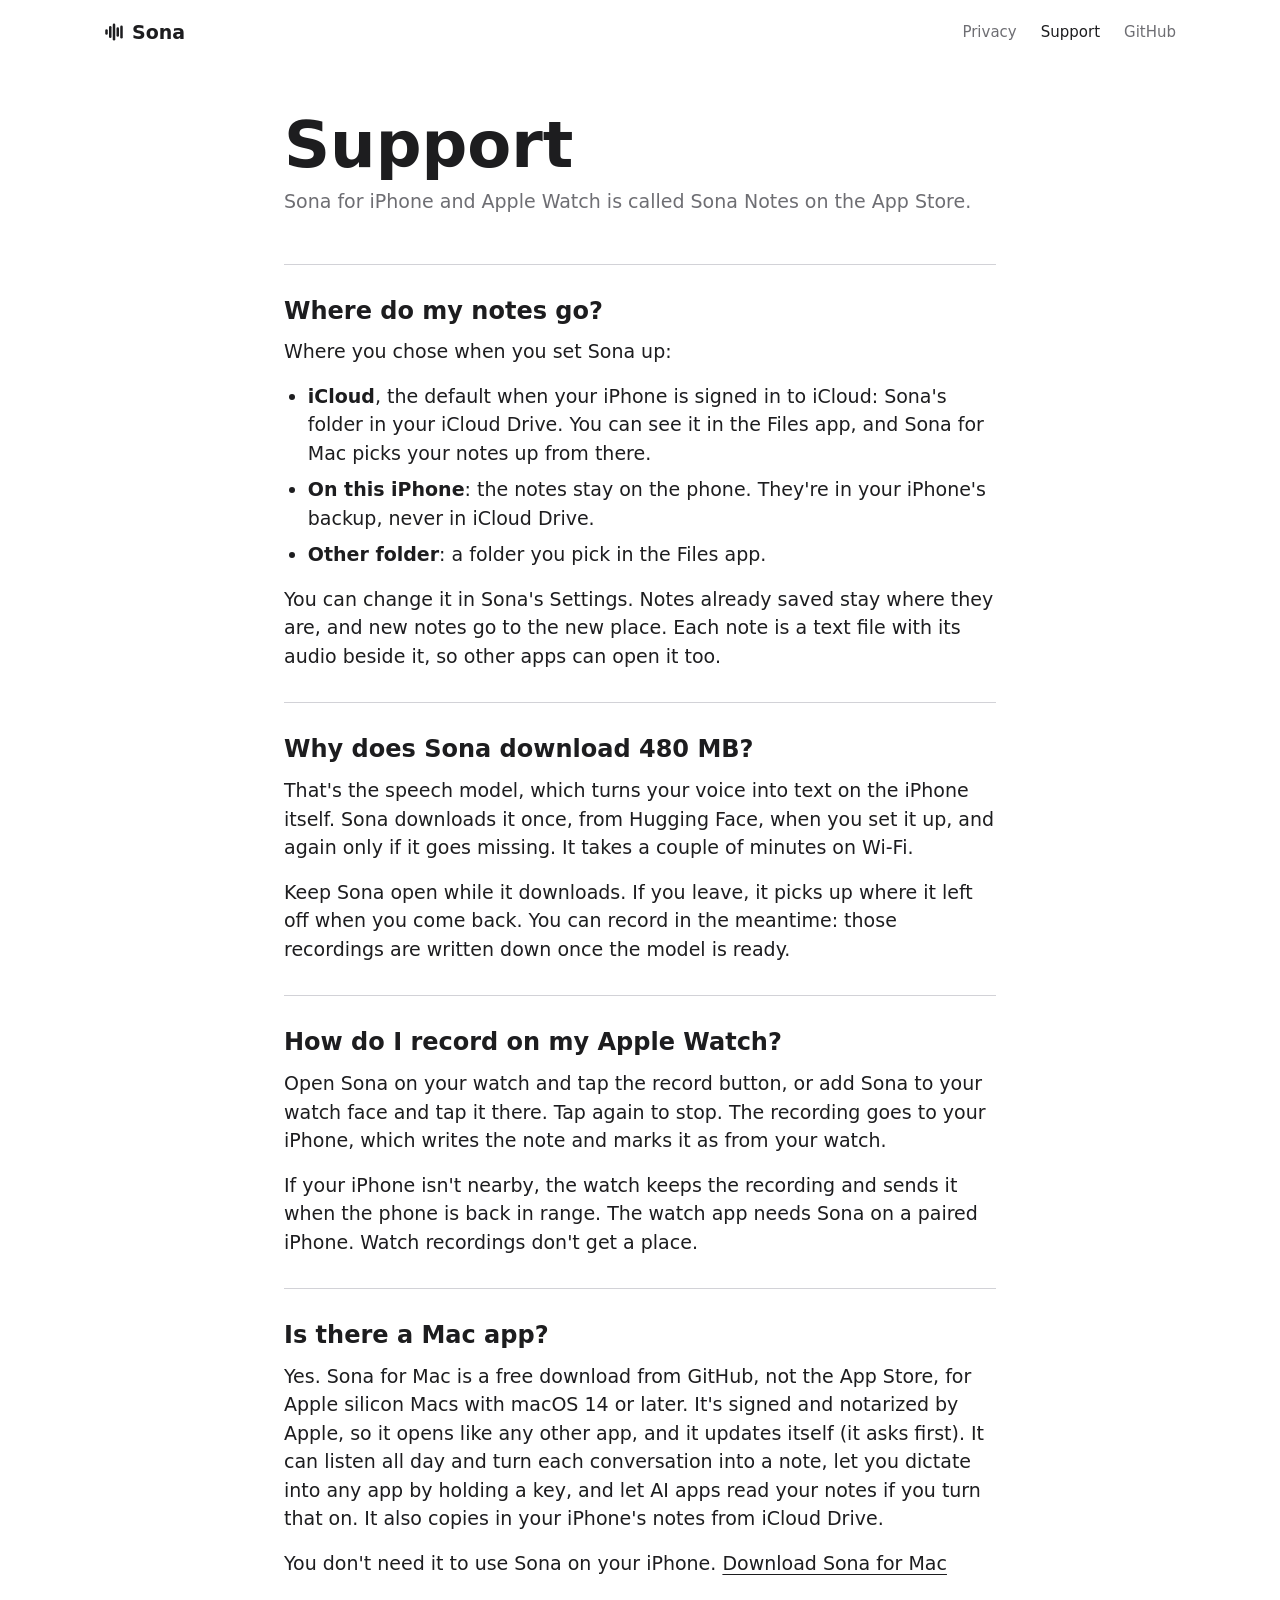
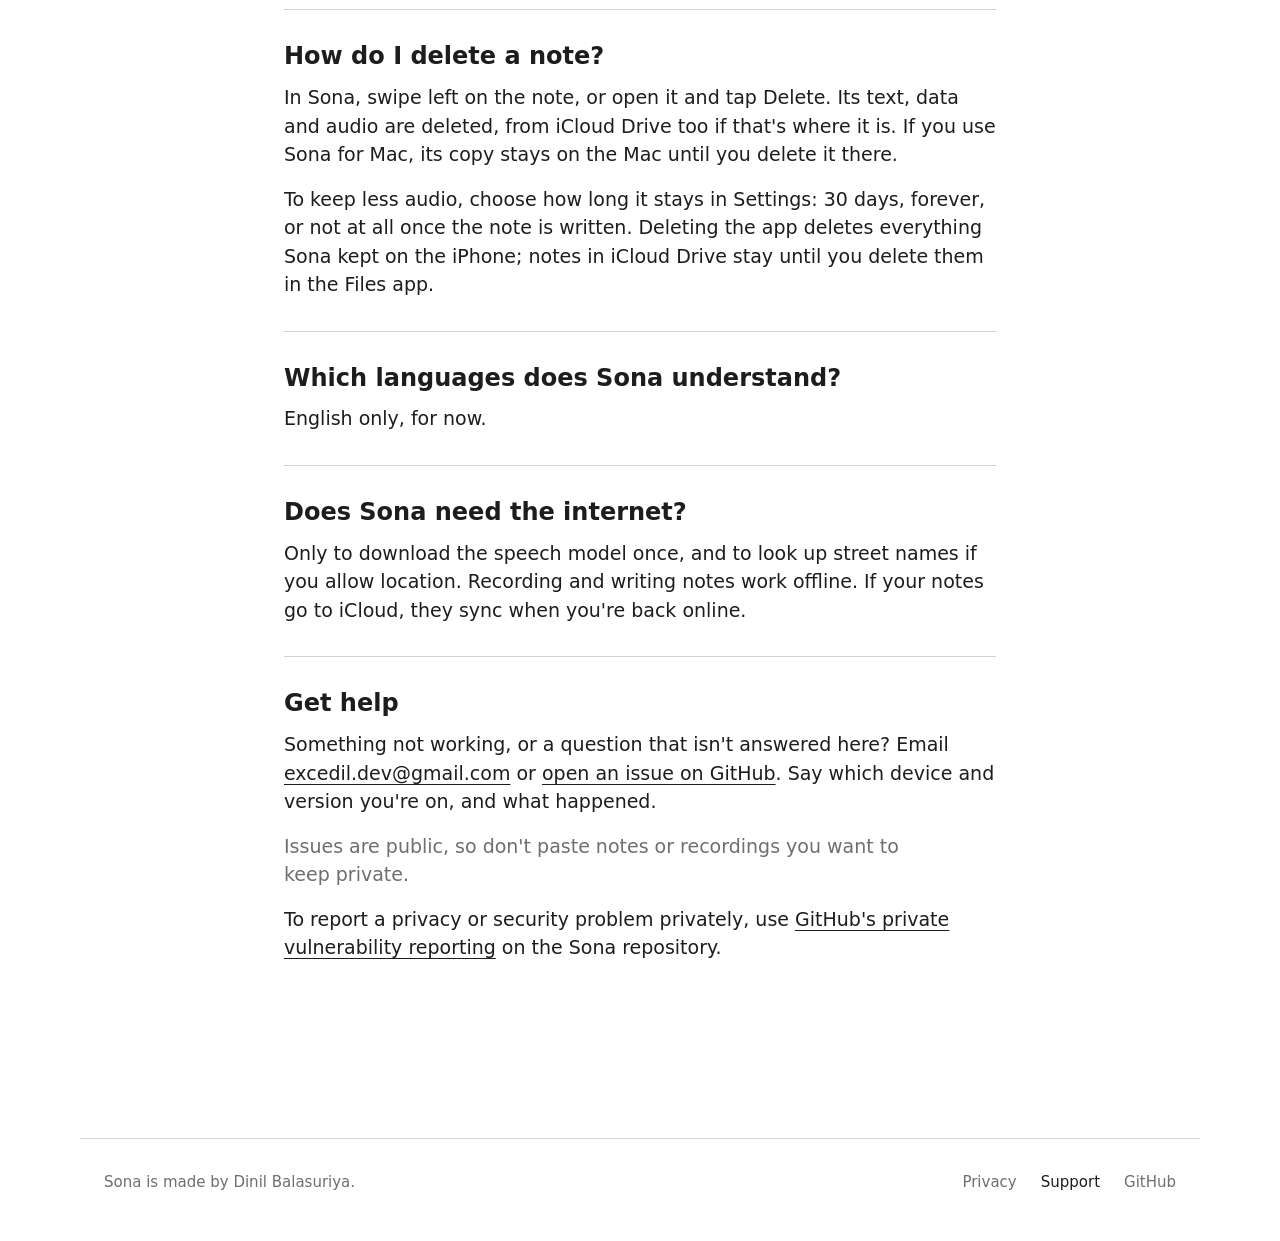
<file: support.html>
<!doctype html>
<html lang="en">
<head>
<meta charset="utf-8">
<meta name="viewport" content="width=device-width, initial-scale=1">
<title>Support: Sona</title>
<meta name="description" content="Help with Sona on iPhone, Apple Watch and Mac: where notes go, the speech model download, the watch, the Mac app and deleting notes.">
<meta name="color-scheme" content="light dark">
<meta name="theme-color" content="#ffffff" media="(prefers-color-scheme: light)">
<meta name="theme-color" content="#000000" media="(prefers-color-scheme: dark)">
<link rel="icon" href="favicon.svg" type="image/svg+xml">
<link rel="apple-touch-icon" href="apple-touch-icon.png">
<link rel="stylesheet" href="style.css">
<!-- Full URLs for link previews. If the site moves (a custom domain), change these. -->
<link rel="canonical" href="https://dinilb.github.io/sona/support.html">
<meta property="og:url" content="https://dinilb.github.io/sona/support.html">
<meta property="og:image" content="https://dinilb.github.io/sona/img/og.png">
<meta property="og:type" content="website">
<meta property="og:site_name" content="Sona">
<meta property="og:title" content="Sona support">
<meta property="og:description" content="Help with Sona on iPhone, Apple Watch and Mac.">
<meta name="twitter:card" content="summary_large_image">
</head>
<body>
<a class="skip" href="#main">Skip to content</a>

<header class="wrap top">
  <a class="brand" href="./" aria-label="Sona, home">
    <svg viewBox="0 0 32 32" aria-hidden="true"><g fill="currentColor"><rect x="2" y="11.5" width="4" height="9" rx="2"/><rect x="8" y="6.5" width="4" height="19" rx="2"/><rect x="14" y="2.5" width="4" height="27" rx="2"/><rect x="20" y="8.5" width="4" height="15" rx="2"/><rect x="26" y="5.5" width="4" height="21" rx="2"/></g></svg>
    Sona
  </a>
  <nav class="links" aria-label="Pages">
    <a href="privacy.html">Privacy</a>
    <a href="support.html" aria-current="page">Support</a>
    <a href="https://github.com/dinilb/sona">GitHub</a>
  </nav>
</header>

<main id="main" class="wrap prose">
  <h1>Support</h1>
  <p class="updated">Sona for iPhone and Apple Watch is called Sona Notes on the App Store.</p>

  <section class="qa" id="notes" aria-labelledby="notes-q">
    <h2 id="notes-q">Where do my notes go?</h2>
    <p>Where you chose when you set Sona up:</p>
    <ul>
      <li><strong>iCloud</strong>, the default when your iPhone is signed in to iCloud: Sona's folder in your iCloud Drive. You can see it in the Files app, and Sona for Mac picks your notes up from there.</li>
      <li><strong>On this iPhone</strong>: the notes stay on the phone. They're in your iPhone's backup, never in iCloud Drive.</li>
      <li><strong>Other folder</strong>: a folder you pick in the Files app.</li>
    </ul>
    <p>You can change it in Sona's Settings. Notes already saved stay where they are, and new notes go to the new place. Each note is a text file with its audio beside it, so other apps can open it too.</p>
  </section>

  <section class="qa" id="model" aria-labelledby="model-q">
    <h2 id="model-q">Why does Sona download 480 MB?</h2>
    <p>That's the speech model, which turns your voice into text on the iPhone itself. Sona downloads it once, from Hugging Face, when you set it up, and again only if it goes missing. It takes a couple of minutes on Wi-Fi.</p>
    <p>Keep Sona open while it downloads. If you leave, it picks up where it left off when you come back. You can record in the meantime: those recordings are written down once the model is ready.</p>
  </section>

  <section class="qa" id="watch" aria-labelledby="watch-q">
    <h2 id="watch-q">How do I record on my Apple Watch?</h2>
    <p>Open Sona on your watch and tap the record button, or add Sona to your watch face and tap it there. Tap again to stop. The recording goes to your iPhone, which writes the note and marks it as from your watch.</p>
    <p>If your iPhone isn't nearby, the watch keeps the recording and sends it when the phone is back in range. The watch app needs Sona on a paired iPhone. Watch recordings don't get a place.</p>
  </section>

  <section class="qa" id="mac" aria-labelledby="mac-q">
    <h2 id="mac-q">Is there a Mac app?</h2>
    <p>Yes. Sona for Mac is a free download from GitHub, not the App Store, for Apple silicon Macs with macOS 14 or later. It's signed and notarized by Apple, so it opens like any other app, and it updates itself (it asks first). It can listen all day and turn each conversation into a note, let you dictate into any app by holding a key, and let AI apps read your notes if you turn that on. It also copies in your iPhone's notes from iCloud Drive.</p>
    <p>You don't need it to use Sona on your iPhone. <a href="https://github.com/dinilb/sona/releases/latest">Download Sona for Mac</a></p>
  </section>

  <section class="qa" id="delete" aria-labelledby="delete-q">
    <h2 id="delete-q">How do I delete a note?</h2>
    <p>In Sona, swipe left on the note, or open it and tap Delete. Its text, data and audio are deleted, from iCloud Drive too if that's where it is. If you use Sona for Mac, its copy stays on the Mac until you delete it there.</p>
    <p>To keep less audio, choose how long it stays in Settings: 30 days, forever, or not at all once the note is written. Deleting the app deletes everything Sona kept on the iPhone; notes in iCloud Drive stay until you delete them in the Files app.</p>
  </section>

  <section class="qa" id="languages" aria-labelledby="languages-q">
    <h2 id="languages-q">Which languages does Sona understand?</h2>
    <p>English only, for now.</p>
  </section>

  <section class="qa" id="offline" aria-labelledby="offline-q">
    <h2 id="offline-q">Does Sona need the internet?</h2>
    <p>Only to download the speech model once, and to look up street names if you allow location. Recording and writing notes work offline. If your notes go to iCloud, they sync when you're back online.</p>
  </section>

  <section class="qa" id="help" aria-labelledby="help-q">
    <h2 id="help-q">Get help</h2>
    <p>Something not working, or a question that isn't answered here? Email <a href="mailto:excedil.dev@gmail.com">excedil.dev@gmail.com</a> or <a href="https://github.com/dinilb/sona/issues">open an issue on GitHub</a>. Say which device and version you're on, and what happened.</p>
    <p class="muted">Issues are public, so don't paste notes or recordings you want to keep private.</p>
    <p>To report a privacy or security problem privately, use <a href="https://github.com/dinilb/sona/security/advisories/new">GitHub's private vulnerability reporting</a> on the Sona repository.</p>
  </section>
</main>

<footer class="foot">
  <div class="wrap">
    <p>Sona is made by Dinil Balasuriya.</p>
    <nav class="links" aria-label="Footer">
      <a href="privacy.html">Privacy</a>
      <a href="support.html" aria-current="page">Support</a>
      <a href="https://github.com/dinilb/sona">GitHub</a>
    </nav>
  </div>
</footer>
</body>
</html>
</file>
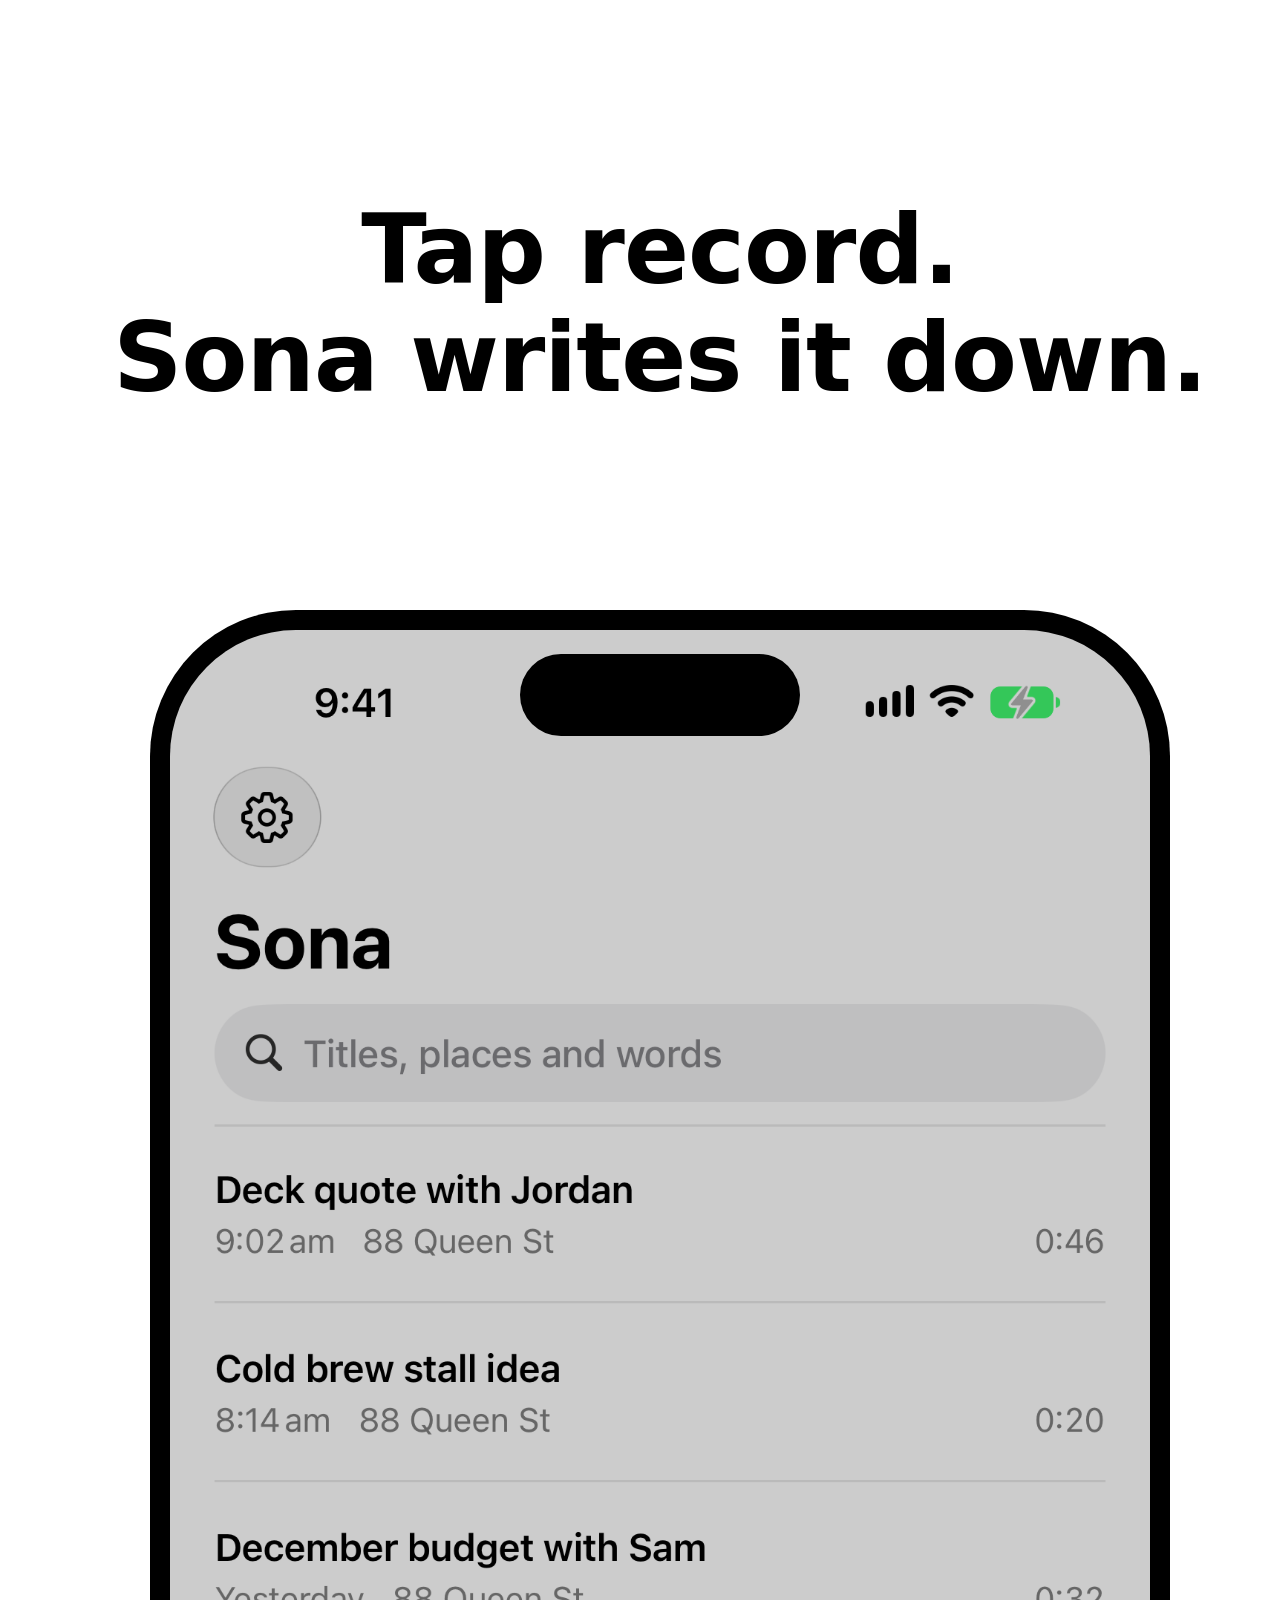
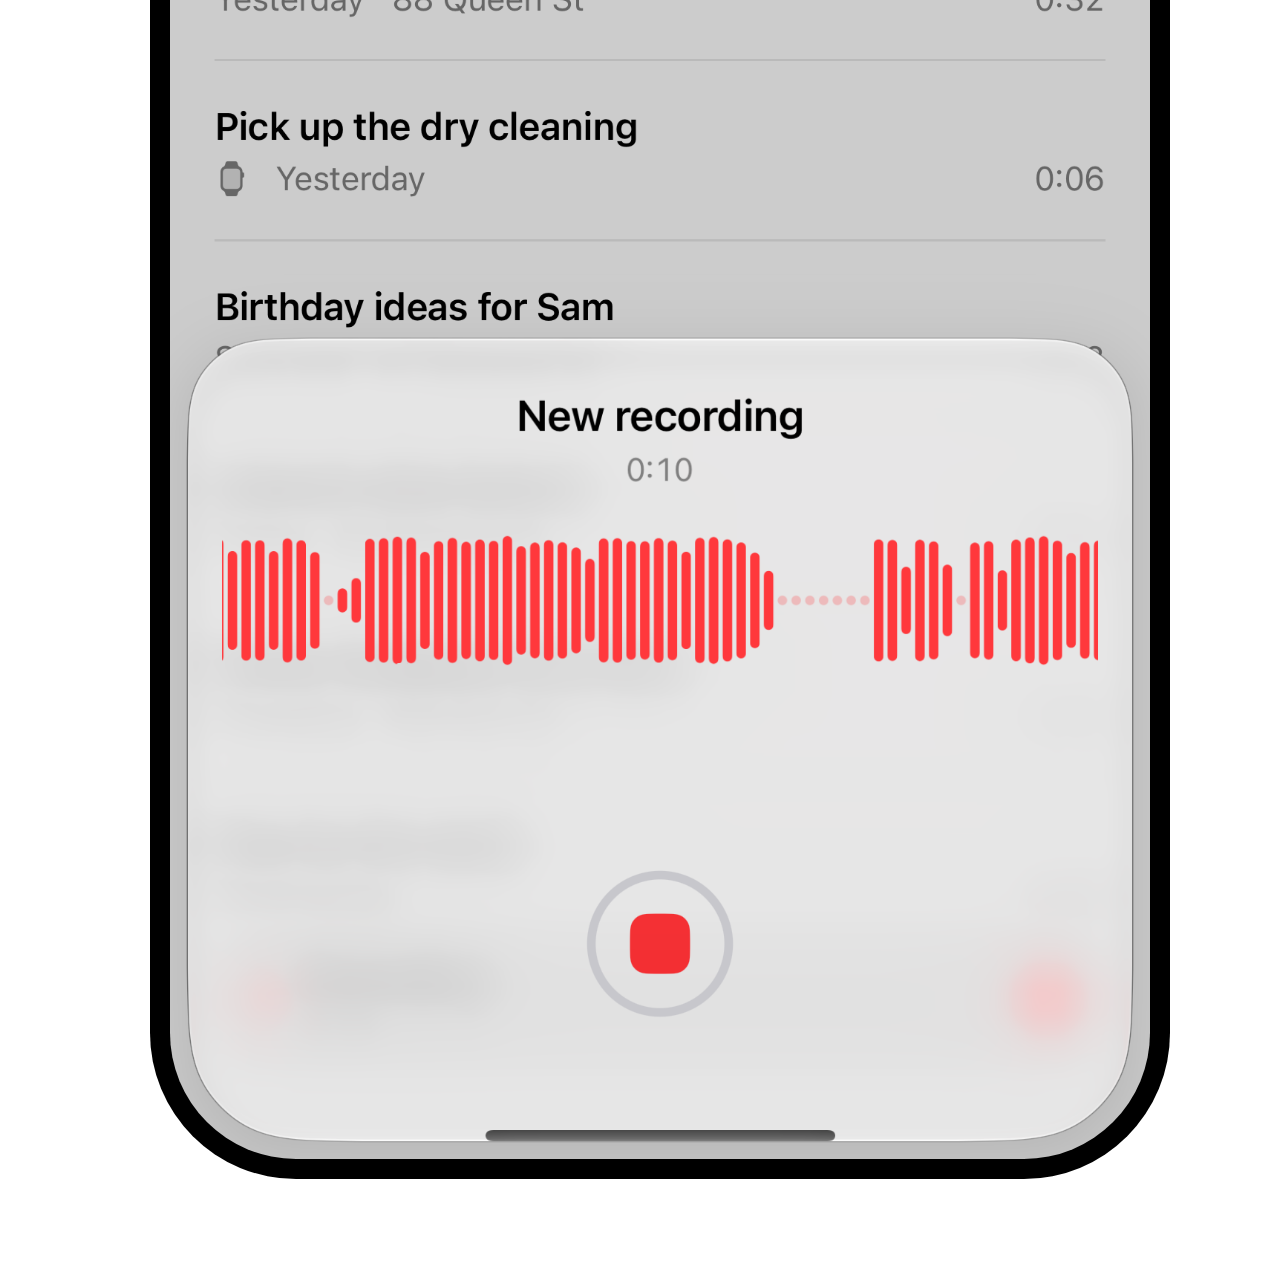
<file: design/app-store/screens.html>
<!doctype html>
<!-- The App Store screenshots, the App Store header and the GitHub social preview, drawn from the real captures in
     captures/. One page, one image per #id: render.sh opens it in headless Chrome at each image's exact size.
     Change a caption here and run design/app-store/render.sh. Monochrome, SF Pro, no gradients or shadows
     (design/DESIGN-RULES.md); red only where the app itself shows it. -->
<html lang="en">
<head>
<meta charset="utf-8">
<title>Sona App Store images</title>
<style>
  html, body { margin: 0; padding: 0; }
  body { font-family: -apple-system, system-ui, "SF Pro Display", sans-serif; -webkit-font-smoothing: antialiased;
         background: #fff; color: #000; overflow: hidden; }
  .canvas { position: relative; overflow: hidden; background: #fff; color: #000; }
  .canvas.dark { background: #000; color: #fff; }

  /* iPhone 6.9" (1320 x 2868). The caption sits centred above the device; the device is the same size and
     place on every image, so the set reads as one. */
  .iphone { width: 1320px; height: 2868px; }
  .caption { position: absolute; left: 50px; right: 50px; top: 0; height: 610px; display: flex;
             align-items: center; justify-content: center; text-align: center; }
  .caption h1 { margin: 0; font-size: 96px; line-height: 1.12; font-weight: 600; letter-spacing: -0.01em; }

  /* A flat phone: one dark shape around the real screenshot, the island on top. No shadow, no gloss. */
  .phone { position: absolute; left: 150px; top: 610px; width: 1020px; height: 2169px; border-radius: 146px;
           background: #000; }
  .dark .phone { background: #2c2c2e; }
  .phone img { position: absolute; left: 20px; top: 20px; width: 980px; height: 2129px; border-radius: 126px; }
  .phone .island { position: absolute; left: 50%; top: 44px; width: 280px; height: 82px; margin-left: -140px;
                   border-radius: 41px; background: #000; }

  /* A flat Apple Watch Ultra: the real 422 x 514 capture, scaled up, in a dark case with the crown. */
  .watch { position: absolute; left: 50%; top: 1060px; width: 1060px; height: 1270px; margin-left: -530px;
           border-radius: 200px; background: #1c1c1e; }
  .watch img { position: absolute; left: 50px; top: 50px; width: 960px; height: 1170px; border-radius: 150px; }
  .watch .crown { position: absolute; right: -44px; top: 300px; width: 52px; height: 200px; border-radius: 18px;
                  background: #1c1c1e; }
  .watch .button { position: absolute; right: -30px; top: 620px; width: 38px; height: 240px; border-radius: 14px;
                   background: #1c1c1e; }

  /* GitHub social preview (1280 x 640) and the App Store header (3840 x 1646): icon, name, one line. */
  .brand { display: flex; align-items: center; justify-content: center; }
  .brand .row { display: flex; align-items: center; }
  .brand .icon { border-radius: 22.4%; box-shadow: 0 0 0 2px #e5e5ea; }
  .brand .name { margin: 0; font-weight: 600; letter-spacing: -0.015em; line-height: 1; }
  .brand .line { margin: 0; font-weight: 400; line-height: 1.2; }
  .brand .small { margin: 0; color: #6e6e73; font-weight: 400; }
  .social { width: 1280px; height: 640px; }
  .social .icon { width: 232px; height: 232px; margin-right: 64px; }
  .social .name { font-size: 112px; }
  .social .line { font-size: 40px; margin-top: 20px; }
  .social .small { font-size: 30px; margin-top: 16px; }
  .header { width: 3840px; height: 1646px; }
  .header .icon { width: 640px; height: 640px; margin-right: 176px; box-shadow: 0 0 0 5px #e5e5ea; }
  .header .name { font-size: 320px; }
  .header .line { font-size: 112px; margin-top: 52px; }
</style>
</head>
<body>
<div id="out"></div>
<script>
  // Every image: what it says and which real capture it shows. "\n" is where a caption breaks (two lines each).
  const images = {
    "iphone-1": { caption: "Tap record.\nSona writes it down.", shot: "captures/recording.png" },
    "iphone-2": { caption: "Fully private.\nThe AI lives on your iPhone.", shot: "captures/note.png" },
    "iphone-3": { caption: "Record from\nyour Apple Watch.", watch: "captures/watch-recording.png" },
    "iphone-4": { caption: "Plain Markdown files\nin your iCloud.", shot: "captures/home-dark.png", dark: true },
    "iphone-5": { caption: "Find any note\nby day or place.", shot: "captures/place.png" },
    "iphone-6": { caption: "100% open source.\nNo account. No tracking.", shot: "captures/welcome.png" },
    "social": { brand: true, line: "Voice to text, on your iPhone. No server.", small: "Open source" },
    "header": { brand: true, line: "Voice to text, on your iPhone. No server." },
  };

  const id = location.hash.slice(1) || "iphone-1";
  const image = images[id];
  const out = document.getElementById("out");
  const esc = (s) => s.replace(/&/g, "&amp;").replace(/</g, "&lt;").replace(/\n/g, "<br>");
  if (image.brand) {
    out.innerHTML = `<div class="canvas brand ${id}"><div class="row">
        <img class="icon" src="../icon/icon-ios.svg" alt="">
        <div><p class="name">Sona</p><p class="line">${esc(image.line)}</p>
        ${image.small ? `<p class="small">${esc(image.small)}</p>` : ""}</div></div></div>`;
  } else {
    const device = image.watch
      ? `<div class="watch"><div class="crown"></div><div class="button"></div><img src="${image.watch}" alt=""></div>`
      : `<div class="phone"><img src="${image.shot}" alt=""><div class="island"></div></div>`;
    out.innerHTML = `<div class="canvas iphone ${image.dark ? "dark" : ""}">
        <div class="caption"><h1>${esc(image.caption)}</h1></div>${device}</div>`;
  }
</script>
</body>
</html>
</file>
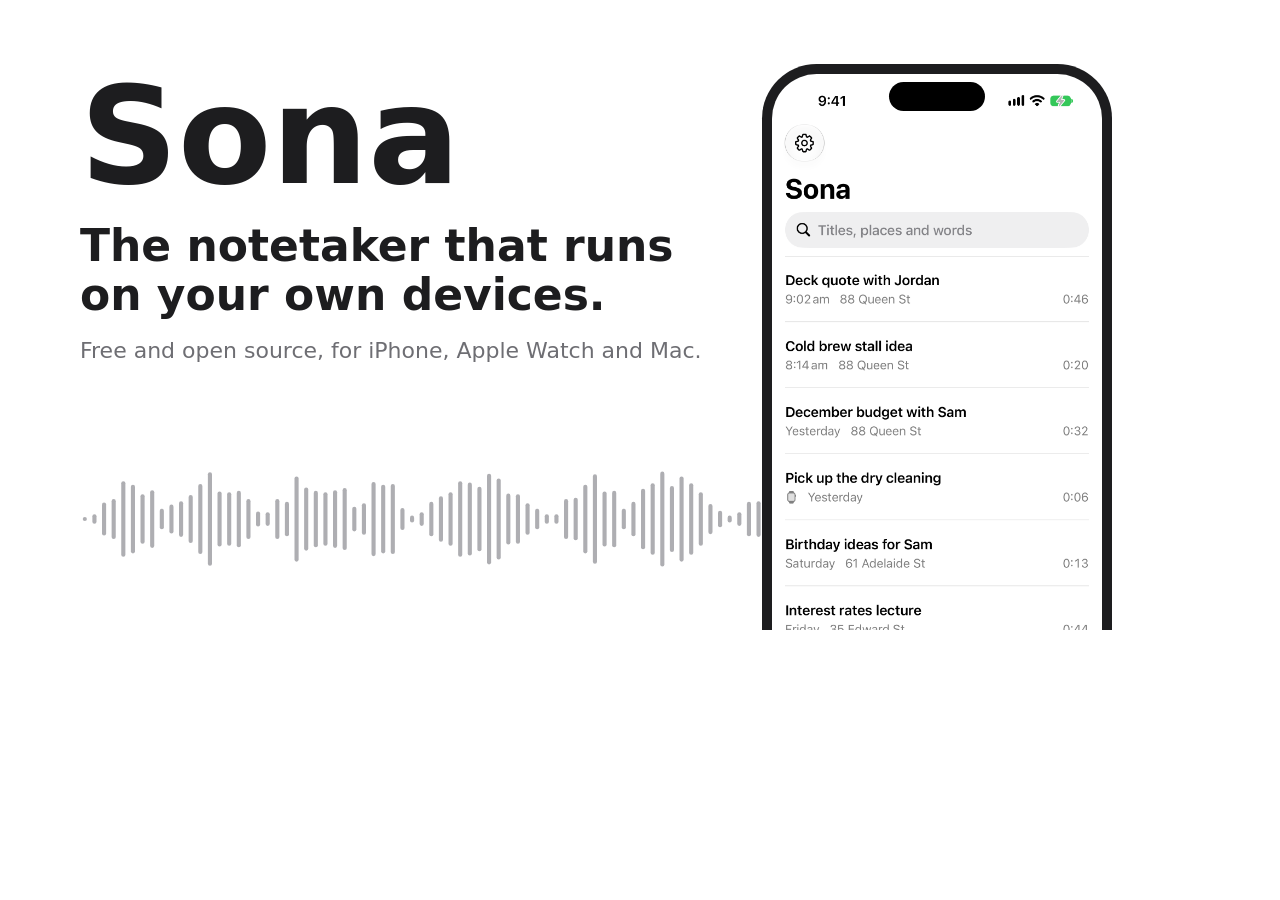
<file: design/site/og.html>
<!doctype html>
<!-- The link-preview image, site/img/og.png (1200 x 630), drawn like the home page's first screen. Render it with
     headless Chrome from the repo root (any Chrome works; the path is the macOS one):
     "/Applications/Google Chrome.app/Contents/MacOS/Google Chrome" --headless=new --hide-scrollbars \
       --force-prefers-reduced-motion --screenshot=site/img/og.png --window-size=1200,630 "file://$PWD/design/site/og.html"
     The wave's bars are pasted from design/site/wave.py. -->
<html lang="en">
<head>
<meta charset="utf-8">
<style>
  html, body { margin: 0; width: 1200px; height: 630px; overflow: hidden; background: #fff; color: #1d1d1f; }
  body { position: relative; font: 400 22px/1.4 -apple-system, BlinkMacSystemFont, system-ui, "Helvetica Neue", Arial, sans-serif; -webkit-font-smoothing: antialiased; }
  .copy { position: absolute; left: 80px; top: 72px; width: 640px; }
  h1 { margin: 0 0 20px; font-size: 136px; font-weight: 600; line-height: 0.95; }
  .lede { margin: 0 0 16px; font-size: 44px; font-weight: 600; line-height: 1.12; text-wrap: balance; }
  .sub { margin: 0; color: #6e6e73; }
  .wave { position: absolute; left: 80px; right: 260px; bottom: 56px; height: 110px; width: auto; color: #aeaeb2; }
  .wave rect { fill: currentColor; }
  .device { --w: 330px; position: absolute; right: 88px; top: 64px; width: var(--w); margin: 0; padding: calc(var(--w) * 0.03); border-radius: calc(var(--w) * 0.165); background: #1d1d1f; }
  .device img { display: block; width: 100%; height: auto; border-radius: calc(var(--w) * 0.135); }
  .device::before { content: ""; position: absolute; top: calc(var(--w) * 0.056); left: 50%; width: calc(var(--w) * 0.29); height: calc(var(--w) * 0.085); margin-left: calc(var(--w) * -0.145); border-radius: 999px; background: #000; }
</style>
</head>
<body>
  <div class="copy">
    <h1>Sona</h1>
    <p class="lede">The notetaker that runs on your own devices.</p>
    <p class="sub">Free and open source, for iPhone, Apple Watch and Mac.</p>
  </div>
  <svg class="wave" viewBox="0 0 1200 160" preserveAspectRatio="xMinYMid slice" aria-hidden="true">
    <rect x="4" y="77" width="6" height="6" rx="3" style="--i:0"/>
    <rect x="18" y="73" width="6" height="14" rx="3" style="--i:1"/>
    <rect x="32" y="56" width="6" height="48" rx="3" style="--i:2"/>
    <rect x="46" y="51" width="6" height="58" rx="3" style="--i:3"/>
    <rect x="60" y="25" width="6" height="110" rx="3" style="--i:4"/>
    <rect x="74" y="30" width="6" height="100" rx="3" style="--i:5"/>
    <rect x="88" y="44" width="6" height="72" rx="3" style="--i:6"/>
    <rect x="102" y="38" width="6" height="84" rx="3" style="--i:7"/>
    <rect x="116" y="65" width="6" height="30" rx="3" style="--i:8"/>
    <rect x="130" y="59" width="6" height="42" rx="3" style="--i:9"/>
    <rect x="144" y="54" width="6" height="52" rx="3" style="--i:10"/>
    <rect x="158" y="45" width="6" height="70" rx="3" style="--i:11"/>
    <rect x="172" y="29" width="6" height="102" rx="3" style="--i:12"/>
    <rect x="186" y="12" width="6" height="136" rx="3" style="--i:13"/>
    <rect x="200" y="40" width="6" height="80" rx="3" style="--i:14"/>
    <rect x="214" y="41" width="6" height="78" rx="3" style="--i:15"/>
    <rect x="228" y="39" width="6" height="82" rx="3" style="--i:16"/>
    <rect x="242" y="51" width="6" height="58" rx="3" style="--i:17"/>
    <rect x="256" y="69" width="6" height="22" rx="3" style="--i:18"/>
    <rect x="270" y="70" width="6" height="20" rx="3" style="--i:19"/>
    <rect x="284" y="51" width="6" height="58" rx="3" style="--i:20"/>
    <rect x="298" y="55" width="6" height="50" rx="3" style="--i:21"/>
    <rect x="312" y="18" width="6" height="124" rx="3" style="--i:22"/>
    <rect x="326" y="34" width="6" height="92" rx="3" style="--i:23"/>
    <rect x="340" y="39" width="6" height="82" rx="3" style="--i:24"/>
    <rect x="354" y="41" width="6" height="78" rx="3" style="--i:25"/>
    <rect x="368" y="38" width="6" height="84" rx="3" style="--i:26"/>
    <rect x="382" y="35" width="6" height="90" rx="3" style="--i:27"/>
    <rect x="396" y="62" width="6" height="36" rx="3" style="--i:28"/>
    <rect x="410" y="57" width="6" height="46" rx="3" style="--i:29"/>
    <rect x="424" y="26" width="6" height="108" rx="3" style="--i:30"/>
    <rect x="438" y="30" width="6" height="100" rx="3" style="--i:31"/>
    <rect x="452" y="29" width="6" height="102" rx="3" style="--i:32"/>
    <rect x="466" y="64" width="6" height="32" rx="3" style="--i:33"/>
    <rect x="480" y="75" width="6" height="10" rx="3" style="--i:34"/>
    <rect x="494" y="70" width="6" height="20" rx="3" style="--i:35"/>
    <rect x="508" y="55" width="6" height="50" rx="3" style="--i:36"/>
    <rect x="522" y="47" width="6" height="66" rx="3" style="--i:37"/>
    <rect x="536" y="41" width="6" height="78" rx="3" style="--i:38"/>
    <rect x="550" y="25" width="6" height="110" rx="3" style="--i:39"/>
    <rect x="564" y="27" width="6" height="106" rx="3" style="--i:40"/>
    <rect x="578" y="33" width="6" height="94" rx="3" style="--i:41"/>
    <rect x="592" y="14" width="6" height="132" rx="3" style="--i:42"/>
    <rect x="606" y="21" width="6" height="118" rx="3" style="--i:43"/>
    <rect x="620" y="43" width="6" height="74" rx="3" style="--i:44"/>
    <rect x="634" y="44" width="6" height="72" rx="3" style="--i:45"/>
    <rect x="648" y="57" width="6" height="46" rx="3" style="--i:46"/>
    <rect x="662" y="65" width="6" height="30" rx="3" style="--i:47"/>
    <rect x="676" y="73" width="6" height="14" rx="3" style="--i:48"/>
    <rect x="690" y="73" width="6" height="14" rx="3" style="--i:49"/>
    <rect x="704" y="51" width="6" height="58" rx="3" style="--i:50"/>
    <rect x="718" y="49" width="6" height="62" rx="3" style="--i:51"/>
    <rect x="732" y="30" width="6" height="100" rx="3" style="--i:52"/>
    <rect x="746" y="15" width="6" height="130" rx="3" style="--i:53"/>
    <rect x="760" y="40" width="6" height="80" rx="3" style="--i:54"/>
    <rect x="774" y="39" width="6" height="82" rx="3" style="--i:55"/>
    <rect x="788" y="65" width="6" height="30" rx="3" style="--i:56"/>
    <rect x="802" y="55" width="6" height="50" rx="3" style="--i:57"/>
    <rect x="816" y="36" width="6" height="88" rx="3" style="--i:58"/>
    <rect x="830" y="28" width="6" height="104" rx="3" style="--i:59"/>
    <rect x="844" y="11" width="6" height="138" rx="3" style="--i:60"/>
    <rect x="858" y="32" width="6" height="96" rx="3" style="--i:61"/>
    <rect x="872" y="18" width="6" height="124" rx="3" style="--i:62"/>
    <rect x="886" y="28" width="6" height="104" rx="3" style="--i:63"/>
    <rect x="900" y="41" width="6" height="78" rx="3" style="--i:64"/>
    <rect x="914" y="58" width="6" height="44" rx="3" style="--i:65"/>
    <rect x="928" y="68" width="6" height="24" rx="3" style="--i:66"/>
    <rect x="942" y="75" width="6" height="10" rx="3" style="--i:67"/>
    <rect x="956" y="70" width="6" height="20" rx="3" style="--i:68"/>
    <rect x="970" y="55" width="6" height="50" rx="3" style="--i:69"/>
    <rect x="984" y="54" width="6" height="52" rx="3" style="--i:70"/>
    <rect x="998" y="24" width="6" height="112" rx="3" style="--i:71"/>
    <rect x="1012" y="20" width="6" height="120" rx="3" style="--i:72"/>
    <rect x="1026" y="5" width="6" height="150" rx="3" style="--i:73"/>
    <rect x="1040" y="13" width="6" height="134" rx="3" style="--i:74"/>
    <rect x="1054" y="38" width="6" height="84" rx="3" style="--i:75"/>
    <rect x="1068" y="46" width="6" height="68" rx="3" style="--i:76"/>
    <rect x="1082" y="55" width="6" height="50" rx="3" style="--i:77"/>
    <rect x="1096" y="72" width="6" height="16" rx="3" style="--i:78"/>
    <rect x="1110" y="58" width="6" height="44" rx="3" style="--i:79"/>
    <rect x="1124" y="43" width="6" height="74" rx="3" style="--i:80"/>
    <rect x="1138" y="40" width="6" height="80" rx="3" style="--i:81"/>
    <rect x="1152" y="46" width="6" height="68" rx="3" style="--i:82"/>
    <rect x="1166" y="54" width="6" height="52" rx="3" style="--i:83"/>
    <rect x="1180" y="76" width="6" height="8" rx="3" style="--i:84"/>
    <rect x="1194" y="77" width="6" height="6" rx="3" style="--i:85"/>
  </svg>
  <figure class="device"><img src="../../site/img/screen-home.png" alt=""></figure>
</body>
</html>
</file>
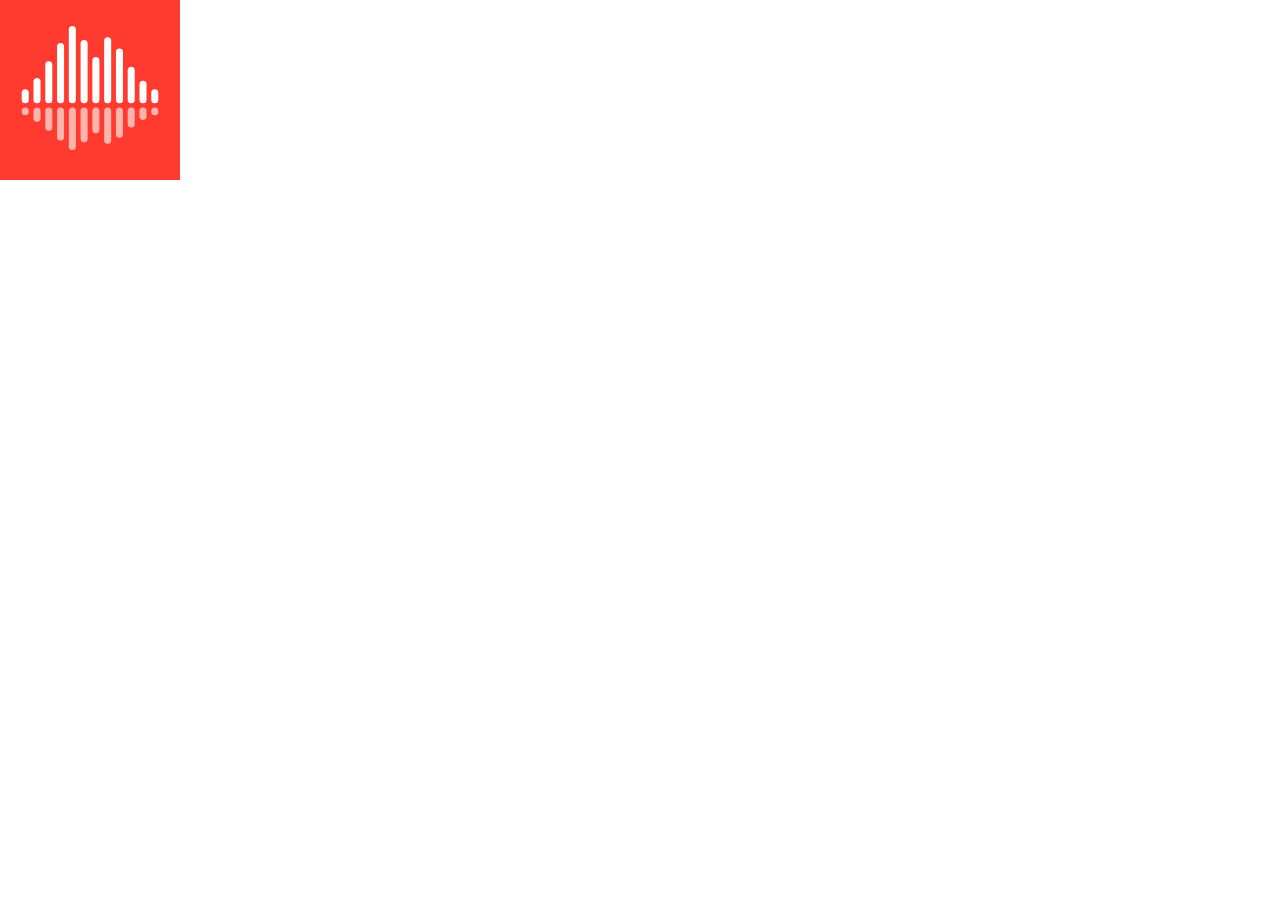
<file: design/site/touch-icon.html>
<!doctype html>
<!-- site/apple-touch-icon.png (180 x 180): the iOS app icon, design/icon/icon-ios.svg, at the size iOS asks a web page for.
     Render: Chrome --headless=new --hide-scrollbars --screenshot=site/apple-touch-icon.png --window-size=180,180 "file://$PWD/design/site/touch-icon.html" -->
<html lang="en">
<head><meta charset="utf-8"><style>html, body { margin: 0; width: 180px; height: 180px; overflow: hidden; } img { display: block; width: 180px; height: 180px; }</style></head>
<body><img src="../icon/icon-ios.svg" alt=""></body>
</html>
</file>
<file: style.css>
/* Sona's website: one stylesheet, no build step, nothing loaded from anywhere else.
   Monochrome like the app: ink, paper and greys, swapped in dark mode. Red only where something records. */

:root {
  color-scheme: light dark;
  --bg: #fff;
  --ink: #1d1d1f;
  --muted: #6e6e73;
  --line: #d2d2d7;
  --wave: #aeaeb2;
  --bezel: #1d1d1f;
  --bezel-edge: #1d1d1f;
  --red: #ff3b30;
  --wrap: 1120px;
  --pad: 24px;
}

@media (prefers-color-scheme: dark) {
  :root {
    --bg: #000;
    --ink: #f5f5f7;
    --muted: #a1a1a6;
    --line: #38383a;
    --wave: #636366;
    --bezel: #1c1c1e;
    --bezel-edge: #3a3a3c;
    --red: #ff453a;
  }
}

*, *::before, *::after { box-sizing: border-box; }

html { -webkit-text-size-adjust: 100%; text-size-adjust: 100%; }

body {
  margin: 0;
  background: var(--bg);
  color: var(--ink);
  font: 400 19px/1.5 -apple-system, BlinkMacSystemFont, system-ui, "Segoe UI", Roboto, "Helvetica Neue", Arial, sans-serif;
  -webkit-font-smoothing: antialiased;
}

img, svg { display: block; max-width: 100%; }

a {
  color: inherit;
  text-decoration: underline;
  text-decoration-thickness: 1px;
  text-underline-offset: 0.2em;
}

a:hover { text-decoration-thickness: 2px; }

:focus-visible { outline: 2px solid var(--ink); outline-offset: 4px; border-radius: 4px; }

p { margin: 0 0 16px; }

h1, h2 { text-wrap: balance; }
p, li, dd { text-wrap: pretty; }

strong { font-weight: 600; }

.muted { color: var(--muted); }

.wrap { max-width: var(--wrap); margin: 0 auto; padding: 0 var(--pad); }

.skip { position: absolute; left: -9999px; }
.skip:focus { left: var(--pad); top: 12px; }

/* The top bar and the footer */

.top { display: flex; align-items: center; justify-content: space-between; gap: 16px; height: 64px; }

.brand { display: inline-flex; align-items: center; gap: 8px; font-size: 19px; font-weight: 600; text-decoration: none; }
.brand svg { width: 20px; height: 20px; }

.links { display: flex; gap: 24px; font-size: 15px; }
.links a { color: var(--muted); text-decoration: none; }
.links a:hover, .links a[aria-current="page"] { color: var(--ink); }

.foot { margin-top: 48px; }
.foot .wrap { display: flex; flex-wrap: wrap; align-items: center; justify-content: space-between; gap: 16px 24px; padding-top: 32px; padding-bottom: 48px; border-top: 1px solid var(--line); font-size: 15px; color: var(--muted); }
.foot p { margin: 0; }

/* The voice wave: a row of bars that talk quietly. Still for anyone who asks for less motion. */

.wave { color: var(--ink); }
.wave rect {
  fill: currentColor;
  transform-box: fill-box;
  transform-origin: 50% 50%;
  animation: talk 1.9s ease-in-out infinite alternate;
  animation-delay: calc(var(--i) * -0.13s);
}
.wave rect:nth-child(3n) { animation-duration: 2.4s; }
.wave rect:nth-child(3n + 1) { animation-duration: 1.5s; }

@keyframes talk {
  from { transform: scaleY(1); }
  to { transform: scaleY(0.55); }
}

@media (prefers-reduced-motion: reduce) {
  .wave rect { animation: none; }
}

/* A phone: the screenshot in a plain black frame with a Dynamic Island. Sizes follow --w. */

.device {
  --w: 320px;
  position: relative;
  flex: none;
  width: var(--w);
  margin: 0;
  padding: calc(var(--w) * 0.03);
  border: 1px solid var(--bezel-edge);
  border-radius: calc(var(--w) * 0.165);
  background: var(--bezel);
}
.device img { width: 100%; height: auto; border-radius: calc(var(--w) * 0.135); }
.device::before {
  content: "";
  position: absolute;
  top: calc(var(--w) * 0.056);
  left: 50%;
  width: calc(var(--w) * 0.29);
  height: calc(var(--w) * 0.085);
  margin-left: calc(var(--w) * -0.145);
  border-radius: 999px;
  background: #000;
}

/* The first screen */

/* The wave runs under the words and into the phone, which stands in front of it. */
.hero { position: relative; display: grid; grid-template-columns: minmax(0, 1fr) auto; align-items: end; column-gap: 48px; padding-top: 48px; padding-bottom: 64px; }
.hero-copy { position: relative; z-index: 1; align-self: start; padding-top: 72px; padding-bottom: 340px; }
.hero-visual { position: static; }
.hero .wave { position: absolute; z-index: 0; left: var(--pad); right: calc(var(--pad) + 170px); bottom: 224px; width: auto; height: 140px; color: var(--wave); }
.hero .device { --w: 340px; position: relative; z-index: 1; }

h1 { margin: 0 0 24px; font-size: clamp(72px, 12vw, 160px); font-weight: 600; line-height: 0.95; }

.lede { max-width: 13em; margin: 0 0 24px; font-size: clamp(28px, 3.4vw, 44px); font-weight: 600; line-height: 1.12; }

.sub { max-width: 30em; margin: 0 0 32px; color: var(--muted); font-size: clamp(17px, 1.6vw, 21px); }

.actions { display: flex; flex-wrap: wrap; align-items: center; gap: 16px 24px; }

.button {
  display: inline-flex;
  align-items: center;
  min-height: 50px;
  padding: 0 24px;
  border-radius: 999px;
  background: var(--ink);
  color: var(--bg);
  font-size: 17px;
  font-weight: 600;
  text-decoration: none;
}
.button[aria-disabled="true"] { cursor: default; }

.note { margin: 16px 0 0; color: var(--muted); font-size: 15px; }

/* The sections below it */

.section .wrap { padding-top: 64px; padding-bottom: 96px; }
.rule { border-top: 1px solid var(--line); padding-top: 64px; }

h2 { max-width: 15em; margin: 0 0 24px; font-size: clamp(36px, 5vw, 64px); font-weight: 600; line-height: 1.05; }

.copy p { max-width: 32em; }

.split { display: grid; grid-template-columns: minmax(0, 1fr) minmax(0, 1fr); align-items: center; gap: 48px; }
.split .art { display: flex; justify-content: center; }

.rows { max-width: 36em; margin: 32px 0 0; border-top: 1px solid var(--line); }
.rows div { display: grid; grid-template-columns: 10em minmax(0, 1fr); gap: 16px; padding: 16px 0; border-bottom: 1px solid var(--line); }
.rows dt { font-weight: 600; }
.rows dd { margin: 0; color: var(--muted); }

/* A headline across the top, then its words in two columns. */
.cols { display: grid; grid-template-columns: minmax(0, 5fr) minmax(0, 7fr); gap: 48px; margin-top: 16px; }
.cols p { max-width: 32em; }
.cols .rows { margin-top: 0; }

.watch { width: 300px; }
.watch .case, .watch .crown { fill: var(--bezel); stroke: var(--bezel-edge); stroke-width: 1; }
.watch .screen { fill: #000; }
.watch text { font-family: inherit; fill: #fff; font-variant-numeric: tabular-nums; }
.watch .face-time { font-size: 30px; font-weight: 600; }
.watch .face-label { font-size: 17px; font-weight: 600; }
.watch .face-timer { font-size: 50px; font-weight: 600; }
.watch .face-hint { font-size: 17px; fill: #98989d; }
.watch .face-wave rect { fill: #fff; }
.watch .rec { fill: var(--red); }

/* Privacy policy, support and other text pages */

.prose { max-width: 760px; padding-top: 48px; padding-bottom: 96px; }
.prose h1 { margin-bottom: 8px; font-size: clamp(44px, 6vw, 64px); line-height: 1.05; }
.prose .updated { margin: 0 0 48px; color: var(--muted); }
.prose h2 { max-width: none; margin: 48px 0 16px; font-size: 28px; line-height: 1.2; }
.prose h3 { margin: 32px 0 8px; font-size: 19px; font-weight: 600; }
.prose ul, .prose ol { margin: 0 0 16px; padding-left: 1.25em; }
.prose li { margin: 8px 0; }
.prose li > ul { margin-top: 8px; }

.qa { border-top: 1px solid var(--line); padding: 32px 0 16px; }
.qa h2 { margin: 0 0 12px; font-size: 24px; }

/* Phones and narrow windows */

@media (max-width: 860px) {
  body { font-size: 17px; }

  .hero { display: block; padding-top: 24px; padding-bottom: 64px; }
  .hero-copy { padding-top: 32px; padding-bottom: 48px; }
  /* Too narrow for the wave to show beside the phone, so it runs the full width above it. */
  .hero-visual { display: flex; flex-direction: column; align-items: center; }
  .hero .wave { position: static; align-self: stretch; height: 96px; margin: 0 calc(-1 * var(--pad)) 48px; }
  .hero .device { --w: 270px; }

  .section .wrap { padding-top: 32px; padding-bottom: 64px; }
  .rule { padding-top: 48px; }

  .split { grid-template-columns: minmax(0, 1fr); gap: 48px; }
  .split .device { --w: 270px; }
  .split .art { order: 2; }

  .rows div { grid-template-columns: minmax(0, 1fr); gap: 4px; }
  .cols { grid-template-columns: minmax(0, 1fr); gap: 16px; }

  .watch { width: 240px; }
}

@media (max-width: 420px) {
  :root { --pad: 20px; }
  .links { gap: 16px; }
}
</file>
